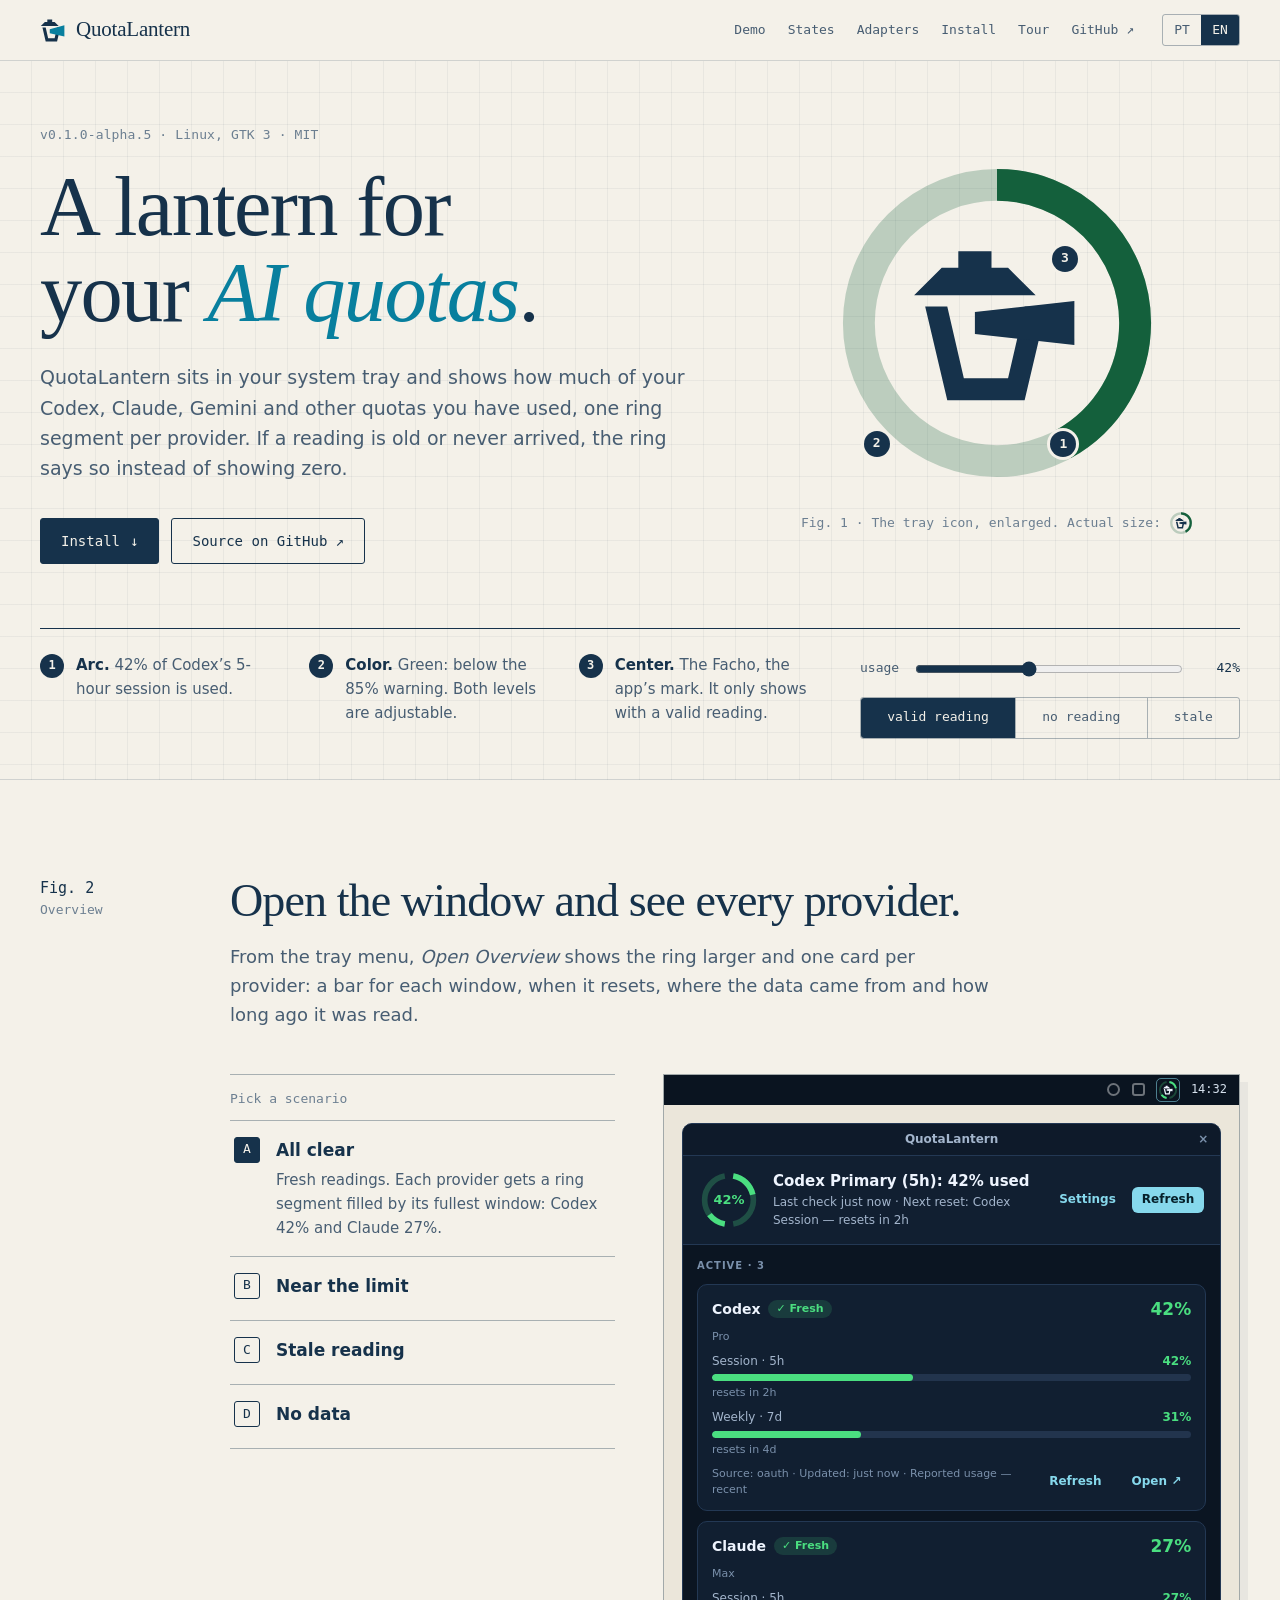
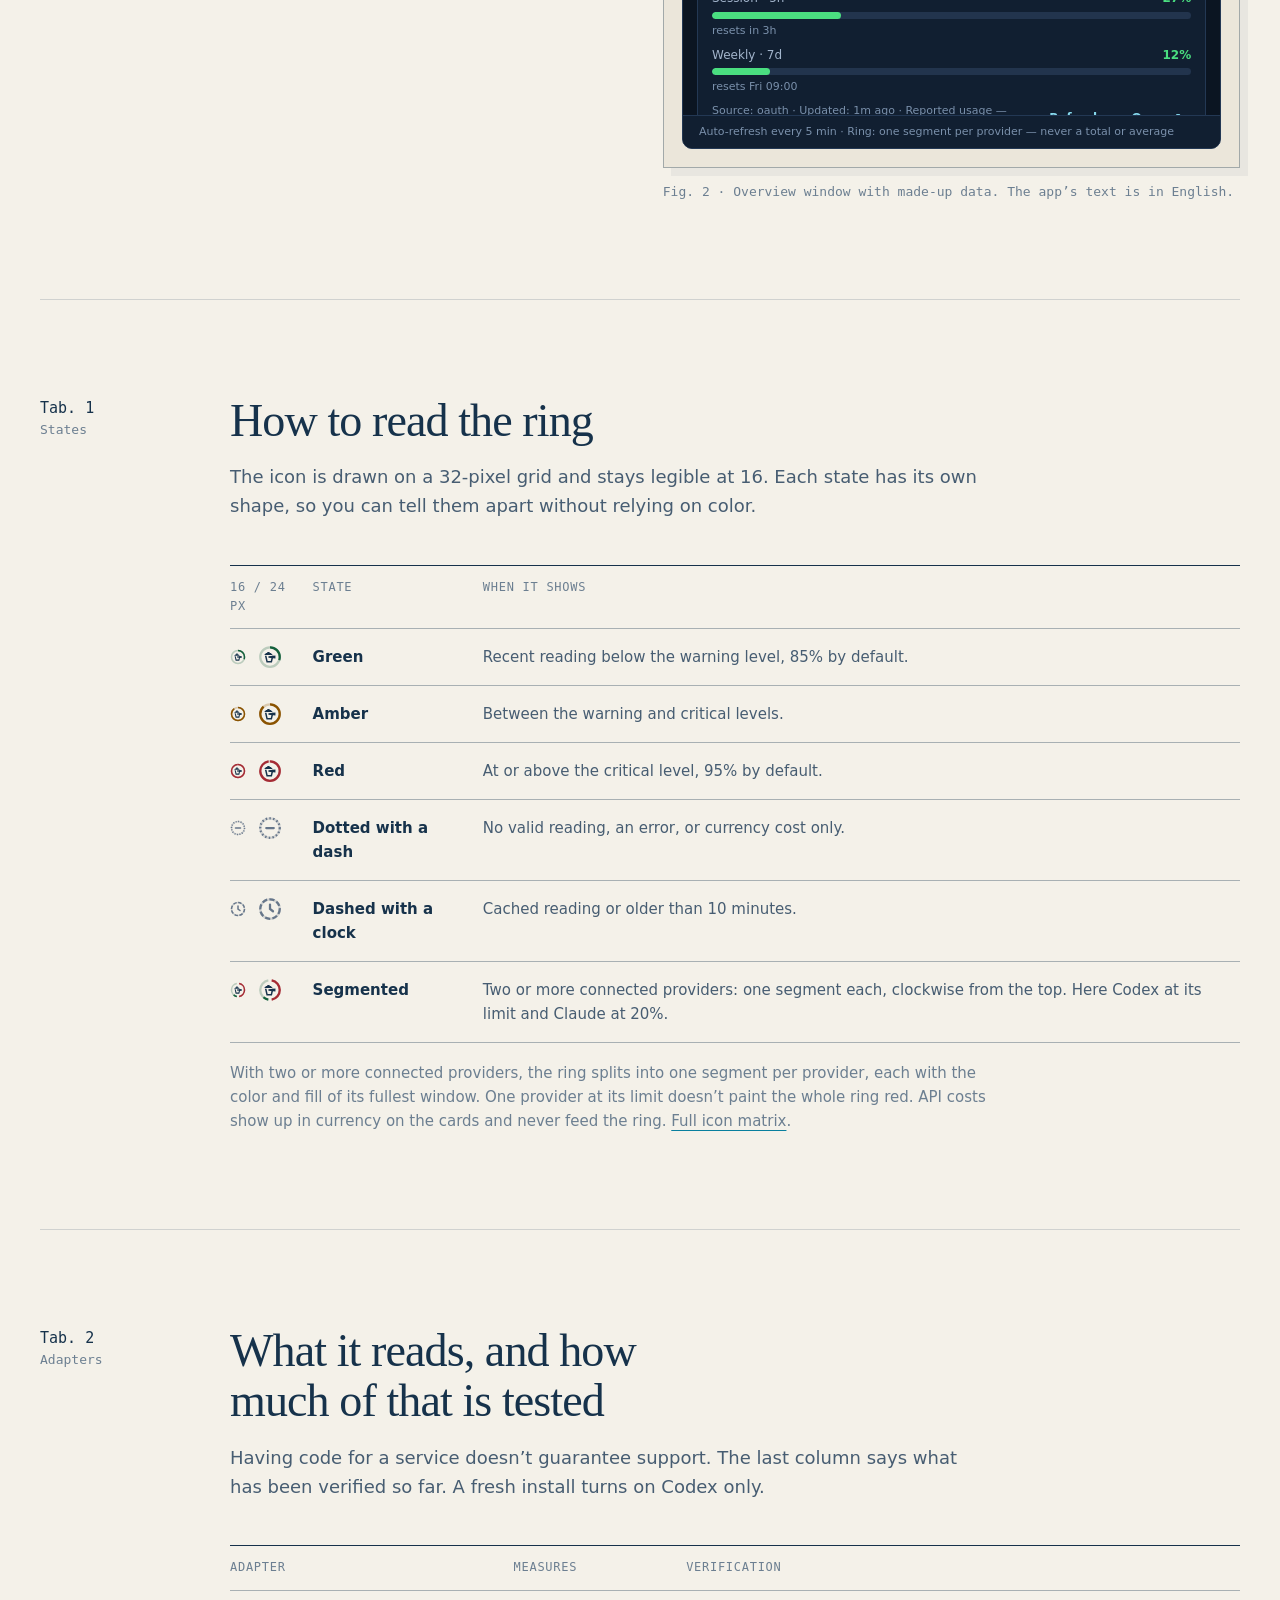
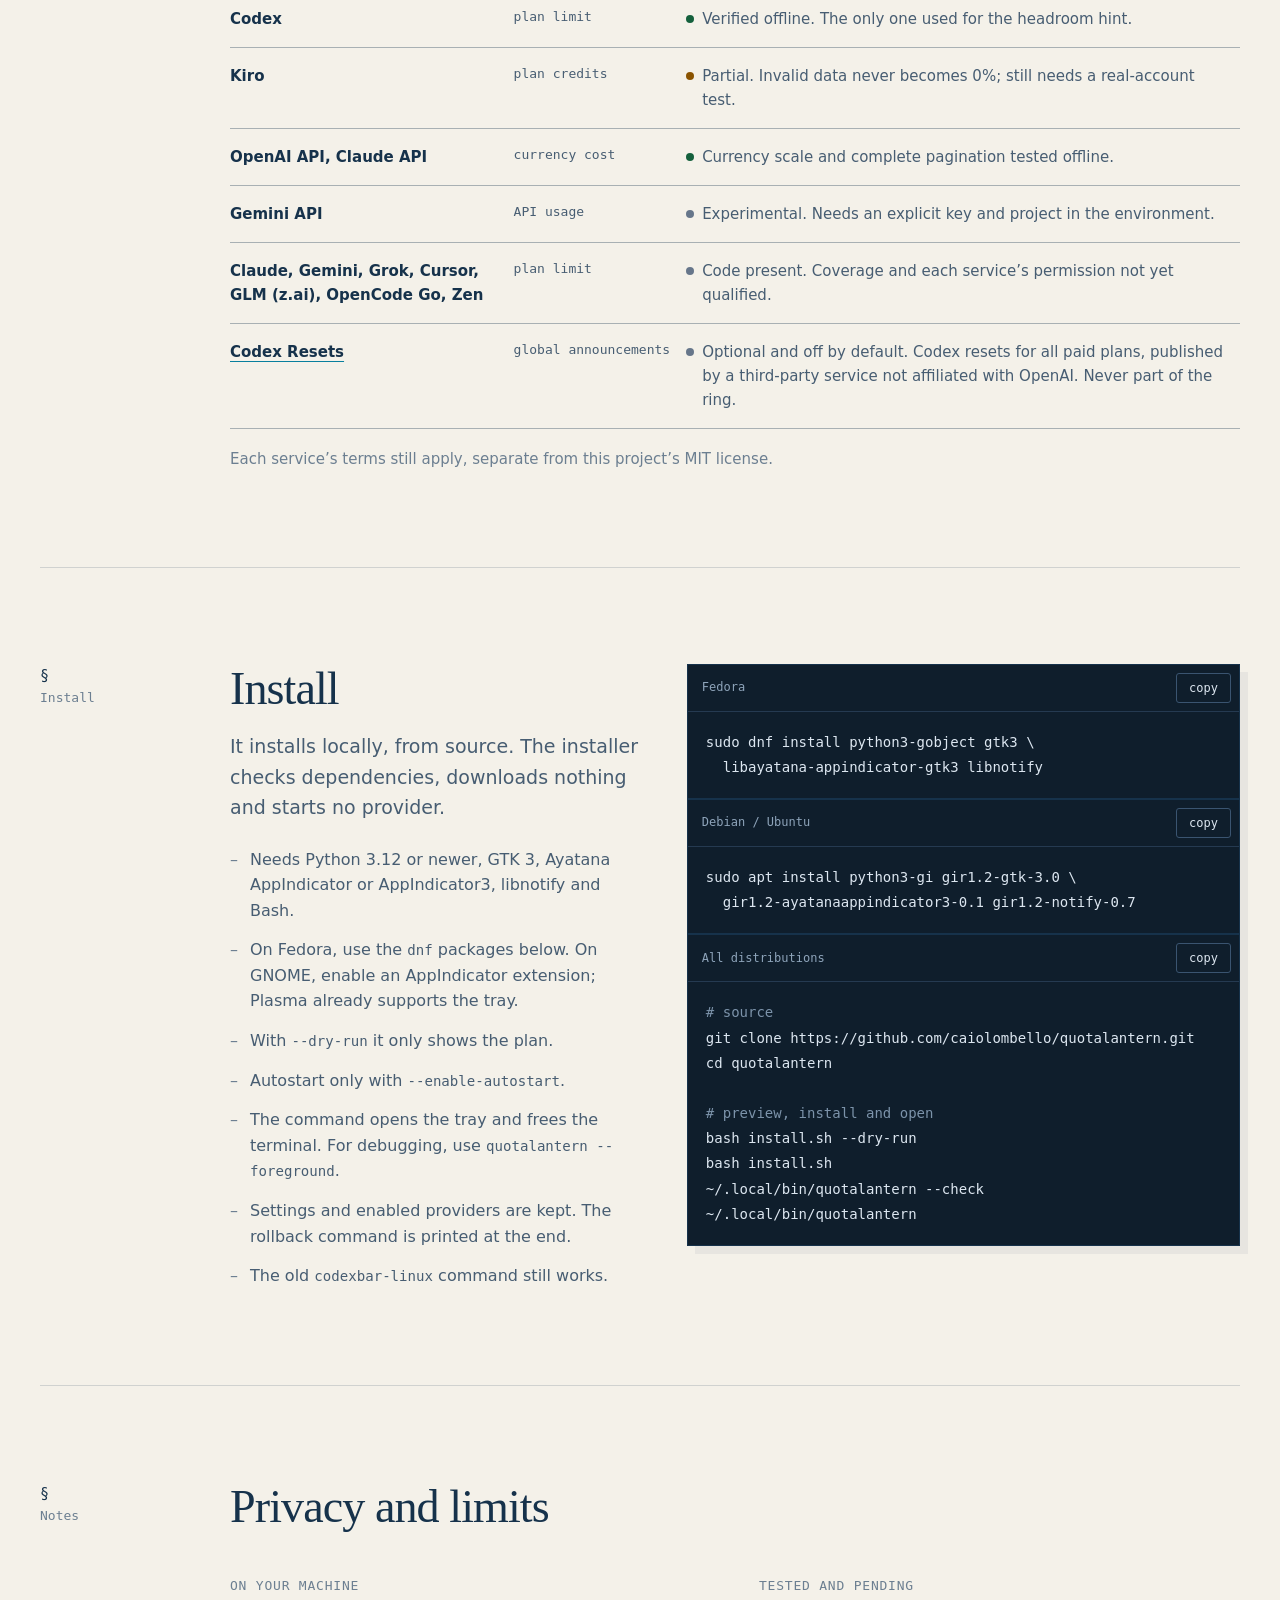
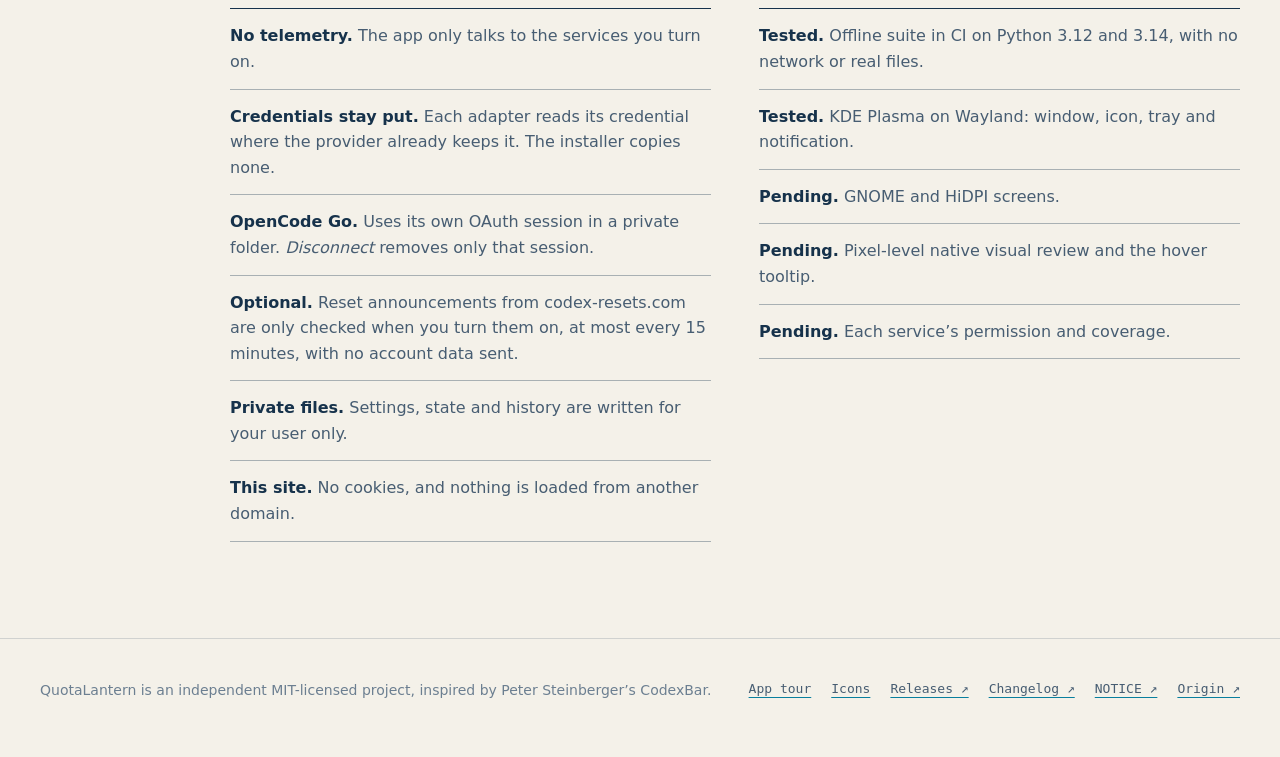
<file: site/index.html>
<!doctype html>
<html lang="pt-BR">
<head>
<meta charset="utf-8">
<meta name="viewport" content="width=device-width,initial-scale=1">
<title>QuotaLantern · Uma lanterna para as suas cotas de IA</title>
<meta name="description" content="QuotaLantern mostra na bandeja do Linux quanto você já usou das cotas de Codex, Claude, Gemini e outros, com a origem e a idade de cada leitura." data-pt-content="QuotaLantern mostra na bandeja do Linux quanto você já usou das cotas de Codex, Claude, Gemini e outros, com a origem e a idade de cada leitura." data-en-content="QuotaLantern shows in your Linux tray how much of your Codex, Claude, Gemini and other AI quotas you have used, with the source and age of every reading.">
<meta name="theme-color" content="#f4f1e9" media="(prefers-color-scheme: light)">
<meta name="theme-color" content="#0d2030" media="(prefers-color-scheme: dark)">
<meta property="og:title" content="QuotaLantern">
<meta property="og:description" content="QuotaLantern shows in your Linux tray how much of your Codex, Claude, Gemini and other AI quotas you have used, with the source and age of every reading.">
<link rel="icon" href="assets/facho-small-light.svg" type="image/svg+xml" media="(prefers-color-scheme: light)">
<link rel="icon" href="assets/facho-small-dark.svg" type="image/svg+xml" media="(prefers-color-scheme: dark)">
<link rel="stylesheet" href="style.css">
<script src="ui.js" defer></script>
</head>
<body data-pt-title="QuotaLantern · Uma lanterna para as suas cotas de IA" data-en-title="QuotaLantern · A lantern for your AI quotas">
<a class="skip" href="#main" data-pt="Pular para o conteúdo" data-en="Skip to content">Pular para o conteúdo</a>
<p id="live" class="sr-only" aria-live="polite"></p>
<header class="top">
  <div class="wrap">
    <a class="mark-word" href="index.html"><picture><source media="(prefers-color-scheme: dark)" srcset="assets/facho-dark.svg"><img src="assets/facho-light.svg" alt="" width="26" height="26"></picture>QuotaLantern</a>
    <nav aria-label="Seções" data-pt-aria="Seções" data-en-aria="Sections">
      <a href="#demo" data-pt="Demonstração" data-en="Demo">Demonstração</a><a href="#estados" data-pt="Estados" data-en="States">Estados</a><a href="#adaptadores" data-pt="Adaptadores" data-en="Adapters">Adaptadores</a><a href="#instalar" data-pt="Instalar" data-en="Install">Instalar</a><a href="dashboard.html">Tour</a><a href="https://github.com/caiolombello/quotalantern">GitHub ↗</a>
    </nav>
    <div class="lang" role="group" aria-label="Idioma / Language"><button type="button" data-lang="pt-BR" aria-pressed="true">PT</button><button type="button" data-lang="en" aria-pressed="false">EN</button></div>
  </div>
</header>

<main id="main">
  <section class="hero gridded">
    <div class="wrap hero-grid" data-ring-figure>
      <div class="hero-text">
        <p class="meta">v0.1.0-alpha.5 · Linux, GTK 3 · MIT</p>
        <h1 class="display" data-pt="Uma lanterna para as suas <em>cotas de IA</em>." data-en="A lantern for your <em>AI quotas</em>.">Uma lanterna para as suas <em>cotas de IA</em>.</h1>
        <p class="lede" data-pt="O QuotaLantern fica na bandeja do sistema e mostra quanto você já usou das cotas do Codex, Claude, Gemini e outros, com um segmento do anel por provedor. Se a leitura está velha ou não chegou, o anel avisa em vez de mostrar zero." data-en="QuotaLantern sits in your system tray and shows how much of your Codex, Claude, Gemini and other quotas you have used, one ring segment per provider. If a reading is old or never arrived, the ring says so instead of showing zero.">O QuotaLantern fica na bandeja do sistema e mostra quanto você já usou das cotas do Codex, Claude, Gemini e outros, com um segmento do anel por provedor. Se a leitura está velha ou não chegou, o anel avisa em vez de mostrar zero.</p>
        <div class="btn-row">
          <a class="btn solid" href="#instalar"><span data-pt="Instalar" data-en="Install">Instalar</span> <span aria-hidden="true">↓</span></a>
          <a class="btn" href="https://github.com/caiolombello/quotalantern" data-pt="Código no GitHub ↗" data-en="Source on GitHub ↗">Código no GitHub ↗</a>
        </div>
      </div>

      <figure class="hero-fig">
        <div class="ring-stage" data-ring-stage><svg viewBox="0 0 32 32" aria-hidden="true" focusable="false"><circle cx="16" cy="16" r="13" fill="none" stroke="var(--ok)" stroke-width="3" opacity=".25"/><circle cx="16" cy="16" r="13" fill="none" stroke="var(--ok)" stroke-width="3" stroke-dasharray="34.306 81.681" transform="rotate(-90 16 16)"/><g transform="translate(7.68 7.68) scale(.52)" fill="var(--ink)"><path d="M9 3H15V6H18L23 11H1L6 6H9Z"/><path d="M3 13H7L10 26H18L21 13H25L21 30H7Z"/><path d="M12 14L30 12V20L12 18Z"/></g></svg><span class="pin" aria-hidden="true" style="left:86.6%;top:41%">1</span><span class="pin" aria-hidden="true" style="left:14.6%;top:85.4%">2</span><span class="pin" aria-hidden="true" style="left:70%;top:31%">3</span></div>
        <figcaption class="caption"><span data-pt="Fig. 1 · O ícone da bandeja, ampliado. Tamanho real:" data-en="Fig. 1 · The tray icon, enlarged. Actual size:">Fig. 1 · O ícone da bandeja, ampliado. Tamanho real:</span> <span class="actual"><svg viewBox="0 0 32 32" aria-hidden="true" focusable="false"><circle cx="16" cy="16" r="13" fill="none" stroke="var(--ok)" stroke-width="3" opacity=".25"/><circle cx="16" cy="16" r="13" fill="none" stroke="var(--ok)" stroke-width="3" stroke-dasharray="34.306 81.681" transform="rotate(-90 16 16)"/><g transform="translate(7.68 7.68) scale(.52)" fill="var(--ink)"><path d="M9 3H15V6H18L23 11H1L6 6H9Z"/><path d="M3 13H7L10 26H18L21 13H25L21 30H7Z"/><path d="M12 14L30 12V20L12 18Z"/></g></svg></span></figcaption>
      </figure>

      <div class="hero-legend">
        <ol class="callouts" aria-live="polite">
          <li data-callout><b>Arco.</b> 42% da sessão de 5 h do Codex já foi usado.</li>
          <li data-callout><b>Cor.</b> Verde: abaixo do aviso de 85%. Os dois níveis são ajustáveis.</li>
          <li data-callout><b>Centro.</b> O Facho, marca do app. Só aparece com leitura válida.</li>
        </ol>
        <div class="controls">
          <div class="range-row"><label for="ring-range" data-pt="uso" data-en="usage">uso</label><input id="ring-range" type="range" min="0" max="100" value="42"><output for="ring-range">42%</output></div>
          <fieldset class="seg">
            <legend class="sr-only" data-pt="Tipo de leitura" data-en="Reading type">Tipo de leitura</legend>
            <label><input type="radio" name="ring-mode" value="known" checked><span data-pt="leitura válida" data-en="valid reading">leitura válida</span></label>
            <label><input type="radio" name="ring-mode" value="unknown"><span data-pt="sem leitura" data-en="no reading">sem leitura</span></label>
            <label><input type="radio" name="ring-mode" value="stale"><span data-pt="antiga" data-en="stale">antiga</span></label>
          </fieldset>
        </div>
      </div>
    </div>
  </section>

  <section class="wrap sec" id="demo" aria-labelledby="demo-title">
    <div class="sec-label"><b>Fig. 2</b>Overview</div>
    <div>
      <div class="sec-head">
        <h2 class="display" id="demo-title" data-pt="Abra a janela e veja cada provedor." data-en="Open the window and see every provider.">Abra a janela e veja cada provedor.</h2>
        <p data-pt="No menu da bandeja, <em>Open Overview</em> mostra o anel maior e um card por provedor: a barra de cada janela, quando ela reseta, de onde veio o dado e há quanto tempo foi lido." data-en="From the tray menu, <em>Open Overview</em> shows the ring larger and one card per provider: a bar for each window, when it resets, where the data came from and how long ago it was read.">No menu da bandeja, <em>Open Overview</em> mostra o anel maior e um card por provedor: a barra de cada janela, quando ela reseta, de onde veio o dado e há quanto tempo foi lido.</p>
      </div>
      <div class="demo" data-demo>
        <fieldset class="scenario-list">
          <legend data-pt="Escolha um cenário" data-en="Pick a scenario">Escolha um cenário</legend>
          <label class="scenario"><input type="radio" name="scenario" value="normal" checked><span class="key">A</span><span class="name" data-pt="Tudo certo" data-en="All clear">Tudo certo</span><span class="desc" data-pt="Leituras recentes. Cada provedor tem um segmento do anel, preenchido pela sua janela mais cheia: Codex 42% e Claude 27%." data-en="Fresh readings. Each provider gets a ring segment filled by its fullest window: Codex 42% and Claude 27%.">Leituras recentes. Cada provedor tem um segmento do anel, preenchido pela sua janela mais cheia: Codex 42% e Claude 27%.</span></label>
          <label class="scenario"><input type="radio" name="scenario" value="near"><span class="key">B</span><span class="name" data-pt="Perto do limite" data-en="Near the limit">Perto do limite</span><span class="desc" data-pt="O Claude passou de 95%. Só o segmento dele fica vermelho, o do Codex segue âmbar, e o card sobe para o topo. O anel nunca soma provedores nem tira média." data-en="Claude went past 95%. Only its segment turns red, Codex’s stays amber, and the card moves to the top. The ring never adds providers up or averages them.">O Claude passou de 95%. Só o segmento dele fica vermelho, o do Codex segue âmbar, e o card sobe para o topo. O anel nunca soma provedores nem tira média.</span></label>
          <label class="scenario"><input type="radio" name="scenario" value="stale"><span class="key">C</span><span class="name" data-pt="Leitura antiga" data-en="Stale reading">Leitura antiga</span><span class="desc" data-pt="Nada foi confirmado nos últimos 10 minutos. As barras ficam cinza, o anel mostra um relógio e a janela lista o que ficou sem confirmação." data-en="Nothing was confirmed in the last 10 minutes. Bars turn grey, the ring shows a clock and the window lists what is unconfirmed.">Nada foi confirmado nos últimos 10 minutos. As barras ficam cinza, o anel mostra um relógio e a janela lista o que ficou sem confirmação.</span></label>
          <label class="scenario"><input type="radio" name="scenario" value="unknown"><span class="key">D</span><span class="name" data-pt="Sem dados" data-en="No data">Sem dados</span><span class="desc" data-pt="O Gemini respondeu com erro e o Cursor não está conectado. Cada card diz o que fazer." data-en="Gemini returned an error and Cursor isn’t connected. Each card says what to do.">O Gemini respondeu com erro e o Cursor não está conectado. Cada card diz o que fazer.</span></label>
        </fieldset>
        <figure>
          <div class="plate">
            <div class="panel" aria-hidden="true"><span class="glyph round"></span><span class="glyph"></span><span class="tray-ring" data-tray-ring></span><span>14:32</span></div>
            <div class="app-window">
              <div class="titlebar">QuotaLantern</div>
              <div class="app-head">
                <div class="app-ring" data-app-ring></div>
                <div>
                  <div class="app-title" data-app-title>Codex Primary (5h): 42% used</div>
                  <div class="app-sub" data-app-sub></div>
                  <div class="app-unconfirmed" data-app-unconfirmed hidden></div>
                </div>
                <div class="app-buttons"><span class="app-btn">Settings</span><span class="app-btn primary">Refresh</span></div>
              </div>
              <div class="app-body" data-app-body></div>
              <div class="app-foot">Auto-refresh every 5 min  ·  Ring: one segment per provider — never a total or average</div>
            </div>
          </div>
          <figcaption class="caption plate-cap" data-pt="Fig. 2 · Janela Overview com dados inventados. O texto do app é em inglês." data-en="Fig. 2 · Overview window with made-up data. The app’s text is in English.">Fig. 2 · Janela Overview com dados inventados. O texto do app é em inglês.</figcaption>
          <p class="scenario-note" data-scenario-note aria-live="polite"></p>
        </figure>
      </div>
    </div>
  </section>

  <section class="wrap sec" id="estados" aria-labelledby="states-title">
    <div class="sec-label"><b>Tab. 1</b><span data-pt="Estados" data-en="States">Estados</span></div>
    <div>
      <div class="sec-head">
        <h2 class="display" id="states-title" data-pt="Como ler o anel" data-en="How to read the ring">Como ler o anel</h2>
        <p data-pt="O ícone é desenhado num grid de 32 pixels e continua legível a 16. Cada estado tem uma forma própria, então dá para diferenciar sem depender da cor." data-en="The icon is drawn on a 32-pixel grid and stays legible at 16. Each state has its own shape, so you can tell them apart without relying on color.">O ícone é desenhado num grid de 32 pixels e continua legível a 16. Cada estado tem uma forma própria, então dá para diferenciar sem depender da cor.</p>
      </div>
      <div class="table-wrap">
        <table class="spec">
          <thead><tr><th scope="col" data-pt="16 / 24 px" data-en="16 / 24 px">16 / 24 px</th><th scope="col" data-pt="Estado" data-en="State">Estado</th><th scope="col" data-pt="Quando aparece" data-en="When it shows">Quando aparece</th></tr></thead>
          <tbody>
            <tr><td><span class="icons"><svg viewBox="0 0 32 32" aria-hidden="true" focusable="false"><circle cx="16" cy="16" r="13" fill="none" stroke="var(--ok)" stroke-width="3" opacity=".25"/><circle cx="16" cy="16" r="13" fill="none" stroke="var(--ok)" stroke-width="3" stroke-dasharray="24.504 81.681" transform="rotate(-90 16 16)"/><g transform="translate(7.68 7.68) scale(.52)" fill="var(--ink)"><path d="M9 3H15V6H18L23 11H1L6 6H9Z"/><path d="M3 13H7L10 26H18L21 13H25L21 30H7Z"/><path d="M12 14L30 12V20L12 18Z"/></g></svg><svg viewBox="0 0 32 32" aria-hidden="true" focusable="false"><circle cx="16" cy="16" r="13" fill="none" stroke="var(--ok)" stroke-width="3" opacity=".25"/><circle cx="16" cy="16" r="13" fill="none" stroke="var(--ok)" stroke-width="3" stroke-dasharray="24.504 81.681" transform="rotate(-90 16 16)"/><g transform="translate(7.68 7.68) scale(.52)" fill="var(--ink)"><path d="M9 3H15V6H18L23 11H1L6 6H9Z"/><path d="M3 13H7L10 26H18L21 13H25L21 30H7Z"/><path d="M12 14L30 12V20L12 18Z"/></g></svg></span></td><th scope="row" data-pt="Verde" data-en="Green">Verde</th><td data-pt="Leitura recente abaixo do aviso, 85% por padrão." data-en="Recent reading below the warning level, 85% by default.">Leitura recente abaixo do aviso, 85% por padrão.</td></tr>
            <tr><td><span class="icons"><svg viewBox="0 0 32 32" aria-hidden="true" focusable="false"><circle cx="16" cy="16" r="13" fill="none" stroke="var(--warn)" stroke-width="3" opacity=".25"/><circle cx="16" cy="16" r="13" fill="none" stroke="var(--warn)" stroke-width="3" stroke-dasharray="71.880 81.681" transform="rotate(-90 16 16)"/><g transform="translate(7.68 7.68) scale(.52)" fill="var(--ink)"><path d="M9 3H15V6H18L23 11H1L6 6H9Z"/><path d="M3 13H7L10 26H18L21 13H25L21 30H7Z"/><path d="M12 14L30 12V20L12 18Z"/></g></svg><svg viewBox="0 0 32 32" aria-hidden="true" focusable="false"><circle cx="16" cy="16" r="13" fill="none" stroke="var(--warn)" stroke-width="3" opacity=".25"/><circle cx="16" cy="16" r="13" fill="none" stroke="var(--warn)" stroke-width="3" stroke-dasharray="71.880 81.681" transform="rotate(-90 16 16)"/><g transform="translate(7.68 7.68) scale(.52)" fill="var(--ink)"><path d="M9 3H15V6H18L23 11H1L6 6H9Z"/><path d="M3 13H7L10 26H18L21 13H25L21 30H7Z"/><path d="M12 14L30 12V20L12 18Z"/></g></svg></span></td><th scope="row" data-pt="Âmbar" data-en="Amber">Âmbar</th><td data-pt="Entre o aviso e o nível crítico." data-en="Between the warning and critical levels.">Entre o aviso e o nível crítico.</td></tr>
            <tr><td><span class="icons"><svg viewBox="0 0 32 32" aria-hidden="true" focusable="false"><circle cx="16" cy="16" r="13" fill="none" stroke="var(--crit)" stroke-width="3" opacity=".25"/><circle cx="16" cy="16" r="13" fill="none" stroke="var(--crit)" stroke-width="3" stroke-dasharray="79.231 81.681" transform="rotate(-90 16 16)"/><g transform="translate(7.68 7.68) scale(.52)" fill="var(--ink)"><path d="M9 3H15V6H18L23 11H1L6 6H9Z"/><path d="M3 13H7L10 26H18L21 13H25L21 30H7Z"/><path d="M12 14L30 12V20L12 18Z"/></g></svg><svg viewBox="0 0 32 32" aria-hidden="true" focusable="false"><circle cx="16" cy="16" r="13" fill="none" stroke="var(--crit)" stroke-width="3" opacity=".25"/><circle cx="16" cy="16" r="13" fill="none" stroke="var(--crit)" stroke-width="3" stroke-dasharray="79.231 81.681" transform="rotate(-90 16 16)"/><g transform="translate(7.68 7.68) scale(.52)" fill="var(--ink)"><path d="M9 3H15V6H18L23 11H1L6 6H9Z"/><path d="M3 13H7L10 26H18L21 13H25L21 30H7Z"/><path d="M12 14L30 12V20L12 18Z"/></g></svg></span></td><th scope="row" data-pt="Vermelho" data-en="Red">Vermelho</th><td data-pt="No nível crítico ou acima, 95% por padrão." data-en="At or above the critical level, 95% by default.">No nível crítico ou acima, 95% por padrão.</td></tr>
            <tr><td><span class="icons"><svg viewBox="0 0 32 32" aria-hidden="true" focusable="false"><circle cx="16" cy="16" r="13" fill="none" stroke="var(--neutral)" stroke-width="3" opacity=".25"/><circle cx="16" cy="16" r="13" fill="none" stroke="var(--neutral)" stroke-width="3" stroke-dasharray="2 3"/><path d="M11 16H21" fill="none" stroke="var(--neutral)" stroke-width="3" stroke-linecap="round"/></svg><svg viewBox="0 0 32 32" aria-hidden="true" focusable="false"><circle cx="16" cy="16" r="13" fill="none" stroke="var(--neutral)" stroke-width="3" opacity=".25"/><circle cx="16" cy="16" r="13" fill="none" stroke="var(--neutral)" stroke-width="3" stroke-dasharray="2 3"/><path d="M11 16H21" fill="none" stroke="var(--neutral)" stroke-width="3" stroke-linecap="round"/></svg></span></td><th scope="row" data-pt="Pontilhado com traço" data-en="Dotted with a dash">Pontilhado com traço</th><td data-pt="Sem leitura válida, com erro ou só com custo em moeda." data-en="No valid reading, an error, or currency cost only.">Sem leitura válida, com erro ou só com custo em moeda.</td></tr>
            <tr><td><span class="icons"><svg viewBox="0 0 32 32" aria-hidden="true" focusable="false"><circle cx="16" cy="16" r="13" fill="none" stroke="var(--neutral)" stroke-width="3" opacity=".25"/><circle cx="16" cy="16" r="13" fill="none" stroke="var(--neutral)" stroke-width="3" stroke-dasharray="7 3"/><path d="M16 10V16L20 19" fill="none" stroke="var(--neutral)" stroke-width="3" stroke-linecap="round"/></svg><svg viewBox="0 0 32 32" aria-hidden="true" focusable="false"><circle cx="16" cy="16" r="13" fill="none" stroke="var(--neutral)" stroke-width="3" opacity=".25"/><circle cx="16" cy="16" r="13" fill="none" stroke="var(--neutral)" stroke-width="3" stroke-dasharray="7 3"/><path d="M16 10V16L20 19" fill="none" stroke="var(--neutral)" stroke-width="3" stroke-linecap="round"/></svg></span></td><th scope="row" data-pt="Tracejado com relógio" data-en="Dashed with a clock">Tracejado com relógio</th><td data-pt="Leitura de cache ou com mais de 10 minutos." data-en="Cached reading or older than 10 minutes.">Leitura de cache ou com mais de 10 minutos.</td></tr>
            <tr><td><span class="icons"><svg viewBox="0 0 32 32" aria-hidden="true" focusable="false"><path d="M18.257 3.197A13 13 0 0 1 18.257 28.803" fill="none" stroke="var(--crit)" stroke-width="3" opacity=".25"/><path d="M18.257 3.197A13 13 0 0 1 18.257 28.803" fill="none" stroke="var(--crit)" stroke-width="3"/><path d="M13.743 28.803A13 13 0 0 1 13.743 3.197" fill="none" stroke="var(--ok)" stroke-width="3" opacity=".25"/><path d="M13.743 28.803A13 13 0 0 1 7.301 25.661" fill="none" stroke="var(--ok)" stroke-width="3"/><g transform="translate(7.68 7.68) scale(.52)" fill="var(--ink)"><path d="M9 3H15V6H18L23 11H1L6 6H9Z"/><path d="M3 13H7L10 26H18L21 13H25L21 30H7Z"/><path d="M12 14L30 12V20L12 18Z"/></g></svg><svg viewBox="0 0 32 32" aria-hidden="true" focusable="false"><path d="M18.257 3.197A13 13 0 0 1 18.257 28.803" fill="none" stroke="var(--crit)" stroke-width="3" opacity=".25"/><path d="M18.257 3.197A13 13 0 0 1 18.257 28.803" fill="none" stroke="var(--crit)" stroke-width="3"/><path d="M13.743 28.803A13 13 0 0 1 13.743 3.197" fill="none" stroke="var(--ok)" stroke-width="3" opacity=".25"/><path d="M13.743 28.803A13 13 0 0 1 7.301 25.661" fill="none" stroke="var(--ok)" stroke-width="3"/><g transform="translate(7.68 7.68) scale(.52)" fill="var(--ink)"><path d="M9 3H15V6H18L23 11H1L6 6H9Z"/><path d="M3 13H7L10 26H18L21 13H25L21 30H7Z"/><path d="M12 14L30 12V20L12 18Z"/></g></svg></span></td><th scope="row" data-pt="Segmentado" data-en="Segmented">Segmentado</th><td data-pt="Dois ou mais provedores conectados: um segmento cada, no sentido horário a partir do topo. Aqui o Codex no limite e o Claude em 20%." data-en="Two or more connected providers: one segment each, clockwise from the top. Here Codex at its limit and Claude at 20%.">Dois ou mais provedores conectados: um segmento cada, no sentido horário a partir do topo. Aqui o Codex no limite e o Claude em 20%.</td></tr>
          </tbody>
        </table>
      </div>
      <p class="note" data-pt="Com dois ou mais provedores conectados, o anel se divide em um segmento por provedor, cada um com a cor e o preenchimento da sua janela mais cheia. Um provedor no limite não pinta o anel inteiro de vermelho. Custos de API aparecem em moeda nos cards e nunca entram no anel. <a href='icons.html'>Matriz completa de ícones</a>." data-en="With two or more connected providers, the ring splits into one segment per provider, each with the color and fill of its fullest window. One provider at its limit doesn’t paint the whole ring red. API costs show up in currency on the cards and never feed the ring. <a href='icons.html'>Full icon matrix</a>.">Com dois ou mais provedores conectados, o anel se divide em um segmento por provedor, cada um com a cor e o preenchimento da sua janela mais cheia. Um provedor no limite não pinta o anel inteiro de vermelho. Custos de API aparecem em moeda nos cards e nunca entram no anel. <a href="icons.html">Matriz completa de ícones</a>.</p>
    </div>
  </section>

  <section class="wrap sec" id="adaptadores" aria-labelledby="adapters-title">
    <div class="sec-label"><b>Tab. 2</b><span data-pt="Adaptadores" data-en="Adapters">Adaptadores</span></div>
    <div>
      <div class="sec-head">
        <h2 class="display" id="adapters-title" data-pt="O que ele lê, e quanto disso foi testado" data-en="What it reads, and how much of that is tested">O que ele lê, e quanto disso foi testado</h2>
        <p data-pt="Ter código para um serviço não garante suporte. A última coluna diz o que foi verificado até agora. Uma instalação nova liga só o Codex." data-en="Having code for a service doesn’t guarantee support. The last column says what has been verified so far. A fresh install turns on Codex only.">Ter código para um serviço não garante suporte. A última coluna diz o que foi verificado até agora. Uma instalação nova liga só o Codex.</p>
      </div>
      <div class="table-wrap">
        <table class="spec stack">
          <thead><tr><th scope="col" data-pt="Adaptador" data-en="Adapter">Adaptador</th><th scope="col" data-pt="Mede" data-en="Measures">Mede</th><th scope="col" data-pt="Verificação" data-en="Verification">Verificação</th></tr></thead>
          <tbody>
            <tr><th scope="row">Codex</th><td class="kind" data-pt="limite do plano" data-en="plan limit">limite do plano</td><td><span class="status ok" data-pt="Verificado offline. É o único usado na sugestão de folga." data-en="Verified offline. The only one used for the headroom hint.">Verificado offline. É o único usado na sugestão de folga.</span></td></tr>
            <tr><th scope="row">Kiro</th><td class="kind" data-pt="créditos do plano" data-en="plan credits">créditos do plano</td><td><span class="status warn" data-pt="Parcial. Dado inválido não vira 0%; falta testar com conta real." data-en="Partial. Invalid data never becomes 0%; still needs a real-account test.">Parcial. Dado inválido não vira 0%; falta testar com conta real.</span></td></tr>
            <tr><th scope="row">OpenAI API, Claude API</th><td class="kind" data-pt="custo em moeda" data-en="currency cost">custo em moeda</td><td><span class="status ok" data-pt="Escala de moeda e paginação completa testadas offline." data-en="Currency scale and complete pagination tested offline.">Escala de moeda e paginação completa testadas offline.</span></td></tr>
            <tr><th scope="row">Gemini API</th><td class="kind" data-pt="uso da API" data-en="API usage">uso da API</td><td><span class="status" data-pt="Experimental. Pede chave e projeto explícitos no ambiente." data-en="Experimental. Needs an explicit key and project in the environment.">Experimental. Pede chave e projeto explícitos no ambiente.</span></td></tr>
            <tr><th scope="row">Claude, Gemini, Grok, Cursor, GLM (z.ai), OpenCode Go, Zen</th><td class="kind" data-pt="limite do plano" data-en="plan limit">limite do plano</td><td><span class="status" data-pt="Código presente. Cobertura e permissão de cada serviço ainda sem qualificação." data-en="Code present. Coverage and each service’s permission not yet qualified.">Código presente. Cobertura e permissão de cada serviço ainda sem qualificação.</span></td></tr>
            <tr><th scope="row"><a href='https://codex-resets.com'>Codex Resets</a></th><td class="kind" data-pt="anúncios globais" data-en="global announcements">anúncios globais</td><td><span class="status" data-pt="Opcional e desligado por padrão. Resets do Codex para todos os planos pagos, publicados por um serviço de terceiros sem vínculo com a OpenAI. Nunca entram no anel." data-en="Optional and off by default. Codex resets for all paid plans, published by a third-party service not affiliated with OpenAI. Never part of the ring.">Opcional e desligado por padrão. Resets do Codex para todos os planos pagos, publicados por um serviço de terceiros sem vínculo com a OpenAI. Nunca entram no anel.</span></td></tr>
          </tbody>
        </table>
      </div>
      <p class="note" data-pt="Os termos de cada serviço continuam valendo, separados da licença MIT deste projeto." data-en="Each service’s terms still apply, separate from this project’s MIT license.">Os termos de cada serviço continuam valendo, separados da licença MIT deste projeto.</p>
    </div>
  </section>

  <section class="wrap sec" id="instalar" aria-labelledby="install-title">
    <div class="sec-label"><b>§</b><span data-pt="Instalar" data-en="Install">Instalar</span></div>
    <div class="install">
      <div>
        <h2 class="display" id="install-title" data-pt="Instalar" data-en="Install">Instalar</h2>
        <p class="lede install-lede" data-pt="A instalação é local, a partir do código. O instalador confere as dependências, não baixa nada e não liga nenhum provedor." data-en="It installs locally, from source. The installer checks dependencies, downloads nothing and starts no provider.">A instalação é local, a partir do código. O instalador confere as dependências, não baixa nada e não liga nenhum provedor.</p>
        <ul class="facts">
          <li data-pt="Requer Python 3.12 ou mais novo, GTK 3, Ayatana AppIndicator ou AppIndicator3, libnotify e Bash." data-en="Needs Python 3.12 or newer, GTK 3, Ayatana AppIndicator or AppIndicator3, libnotify and Bash.">Requer Python 3.12 ou mais novo, GTK 3, Ayatana AppIndicator ou AppIndicator3, libnotify e Bash.</li>
          <li data-pt="No Fedora, use os pacotes <code>dnf</code> abaixo. No GNOME, ative uma extensão AppIndicator; o Plasma já tem suporte à bandeja." data-en="On Fedora, use the <code>dnf</code> packages below. On GNOME, enable an AppIndicator extension; Plasma already supports the tray.">No Fedora, use os pacotes <code>dnf</code> abaixo. No GNOME, ative uma extensão AppIndicator; o Plasma já tem suporte à bandeja.</li>
          <li data-pt="Com <code>--dry-run</code> ele só mostra o plano." data-en="With <code>--dry-run</code> it only shows the plan.">Com <code>--dry-run</code> ele só mostra o plano.</li>
          <li data-pt="Início automático só com <code>--enable-autostart</code>." data-en="Autostart only with <code>--enable-autostart</code>.">Início automático só com <code>--enable-autostart</code>.</li>
          <li data-pt="O comando abre a bandeja e libera o terminal. Para diagnóstico, use <code>quotalantern --foreground</code>." data-en="The command opens the tray and frees the terminal. For debugging, use <code>quotalantern --foreground</code>.">O comando abre a bandeja e libera o terminal. Para diagnóstico, use <code>quotalantern --foreground</code>.</li>
          <li data-pt="Configurações e provedores ligados são mantidos. O comando de rollback aparece no fim." data-en="Settings and enabled providers are kept. The rollback command is printed at the end.">Configurações e provedores ligados são mantidos. O comando de rollback aparece no fim.</li>
          <li data-pt="O comando antigo <code>codexbar-linux</code> continua funcionando." data-en="The old <code>codexbar-linux</code> command still works.">O comando antigo <code>codexbar-linux</code> continua funcionando.</li>
        </ul>
      </div>
      <div>
      <div class="terminal">
        <div class="terminal-bar"><span>Fedora</span><button type="button" class="copy" data-copy="fedora-cmds">copiar</button></div>
<pre id="fedora-cmds"><span data-cmd>sudo dnf install python3-gobject gtk3 \</span>
<span data-cmd>  libayatana-appindicator-gtk3 libnotify</span></pre>
      </div>
      <div class="terminal">
        <div class="terminal-bar"><span>Debian / Ubuntu</span><button type="button" class="copy" data-copy="debian-cmds">copiar</button></div>
<pre id="debian-cmds">
<span data-cmd>sudo apt install python3-gi gir1.2-gtk-3.0 \</span>
<span data-cmd>  gir1.2-ayatanaappindicator3-0.1 gir1.2-notify-0.7</span></pre>
      </div>
      <div class="terminal">
        <div class="terminal-bar"><span data-pt="Todas as distribuições" data-en="All distributions">Todas as distribuições</span><button type="button" class="copy" data-copy="install-cmds">copiar</button></div>
<pre id="install-cmds"><span class="c" data-pt="# código" data-en="# source"># código</span>
<span data-cmd>git clone https://github.com/caiolombello/quotalantern.git</span>
<span data-cmd>cd quotalantern</span>

<span class="c" data-pt="# ver o plano, instalar e abrir" data-en="# preview, install and open"># ver o plano, instalar e abrir</span>
<span data-cmd>bash install.sh --dry-run</span>
<span data-cmd>bash install.sh</span>
<span data-cmd>~/.local/bin/quotalantern --check</span>
<span data-cmd>~/.local/bin/quotalantern</span></pre>
      </div>
      </div>
    </div>
  </section>

  <section class="wrap sec" id="notas" aria-labelledby="notes-title">
    <div class="sec-label"><b>§</b><span data-pt="Notas" data-en="Notes">Notas</span></div>
    <div>
      <div class="sec-head"><h2 class="display" id="notes-title" data-pt="Privacidade e limites" data-en="Privacy and limits">Privacidade e limites</h2></div>
      <div class="notes">
        <div>
          <h3 data-pt="No seu computador" data-en="On your machine">No seu computador</h3>
          <ul>
            <li data-pt="<strong>Sem telemetria.</strong> O app só conversa com os serviços que você ligar." data-en="<strong>No telemetry.</strong> The app only talks to the services you turn on."><strong>Sem telemetria.</strong> O app só conversa com os serviços que você ligar.</li>
            <li data-pt="<strong>Credenciais no lugar.</strong> Cada adaptador lê a credencial onde o provedor já guarda. O instalador não copia nenhuma." data-en="<strong>Credentials stay put.</strong> Each adapter reads its credential where the provider already keeps it. The installer copies none."><strong>Credenciais no lugar.</strong> Cada adaptador lê a credencial onde o provedor já guarda. O instalador não copia nenhuma.</li>
            <li data-pt="<strong>OpenCode Go.</strong> Usa uma sessão OAuth própria, numa pasta privada. <em>Disconnect</em> apaga só essa sessão." data-en="<strong>OpenCode Go.</strong> Uses its own OAuth session in a private folder. <em>Disconnect</em> removes only that session."><strong>OpenCode Go.</strong> Usa uma sessão OAuth própria, numa pasta privada. <em>Disconnect</em> apaga só essa sessão.</li>
            <li data-pt="<strong>Opcional.</strong> Os anúncios de reset do codex-resets.com só são consultados com a opção ligada, no máximo a cada 15 minutos, sem enviar dados da conta." data-en="<strong>Optional.</strong> Reset announcements from codex-resets.com are only checked when you turn them on, at most every 15 minutes, with no account data sent."><strong>Opcional.</strong> Os anúncios de reset do codex-resets.com só são consultados com a opção ligada, no máximo a cada 15 minutos, sem enviar dados da conta.</li>
            <li data-pt="<strong>Arquivos privados.</strong> Configuração, estado e histórico são gravados só para o seu usuário." data-en="<strong>Private files.</strong> Settings, state and history are written for your user only."><strong>Arquivos privados.</strong> Configuração, estado e histórico são gravados só para o seu usuário.</li>
            <li data-pt="<strong>Este site.</strong> Não usa cookies nem carrega nada de outro domínio." data-en="<strong>This site.</strong> No cookies, and nothing is loaded from another domain."><strong>Este site.</strong> Não usa cookies nem carrega nada de outro domínio.</li>
          </ul>
        </div>
        <div>
          <h3 data-pt="Testado e pendente" data-en="Tested and pending">Testado e pendente</h3>
          <ul>
            <li data-pt="<strong>Testado.</strong> Suíte offline no CI com Python 3.12 e 3.14, sem rede nem arquivos reais." data-en="<strong>Tested.</strong> Offline suite in CI on Python 3.12 and 3.14, with no network or real files."><strong>Testado.</strong> Suíte offline no CI com Python 3.12 e 3.14, sem rede nem arquivos reais.</li>
            <li data-pt="<strong>Testado.</strong> KDE Plasma no Wayland: janela, ícone, bandeja e notificação." data-en="<strong>Tested.</strong> KDE Plasma on Wayland: window, icon, tray and notification."><strong>Testado.</strong> KDE Plasma no Wayland: janela, ícone, bandeja e notificação.</li>
            <li data-pt="<strong>Pendente.</strong> GNOME e telas HiDPI." data-en="<strong>Pending.</strong> GNOME and HiDPI screens."><strong>Pendente.</strong> GNOME e telas HiDPI.</li>
            <li data-pt="<strong>Pendente.</strong> Revisão visual nativa pixel a pixel e tooltip ao passar o mouse." data-en="<strong>Pending.</strong> Pixel-level native visual review and the hover tooltip."><strong>Pendente.</strong> Revisão visual nativa pixel a pixel e tooltip ao passar o mouse.</li>
            <li data-pt="<strong>Pendente.</strong> Permissão e cobertura de cada serviço." data-en="<strong>Pending.</strong> Each service’s permission and coverage."><strong>Pendente.</strong> Permissão e cobertura de cada serviço.</li>
          </ul>
        </div>
      </div>
    </div>
  </section>
</main>
<footer class="foot">
  <div class="wrap">
    <p data-pt="QuotaLantern é um projeto independente sob licença MIT, inspirado no CodexBar de Peter Steinberger." data-en="QuotaLantern is an independent MIT-licensed project, inspired by Peter Steinberger’s CodexBar.">QuotaLantern é um projeto independente sob licença MIT, inspirado no CodexBar de Peter Steinberger.</p>
    <nav aria-label="Rodapé" data-pt-aria="Rodapé" data-en-aria="Footer">
      <a href="dashboard.html" data-pt="Tour do app" data-en="App tour">Tour do app</a>
      <a href="icons.html" data-pt="Ícones" data-en="Icons">Ícones</a>
      <a href="https://github.com/caiolombello/quotalantern/releases">Releases ↗</a>
      <a href="https://github.com/caiolombello/quotalantern/blob/main/CHANGELOG.md">Changelog ↗</a>
      <a href="https://github.com/caiolombello/quotalantern/blob/main/NOTICE">NOTICE ↗</a>
      <a href="https://github.com/caiolombello/quotalantern/blob/main/ORIGIN.md" data-pt="Origem ↗" data-en="Origin ↗">Origem ↗</a>
    </nav>
  </div>
</footer>
</body>
</html>
</file>
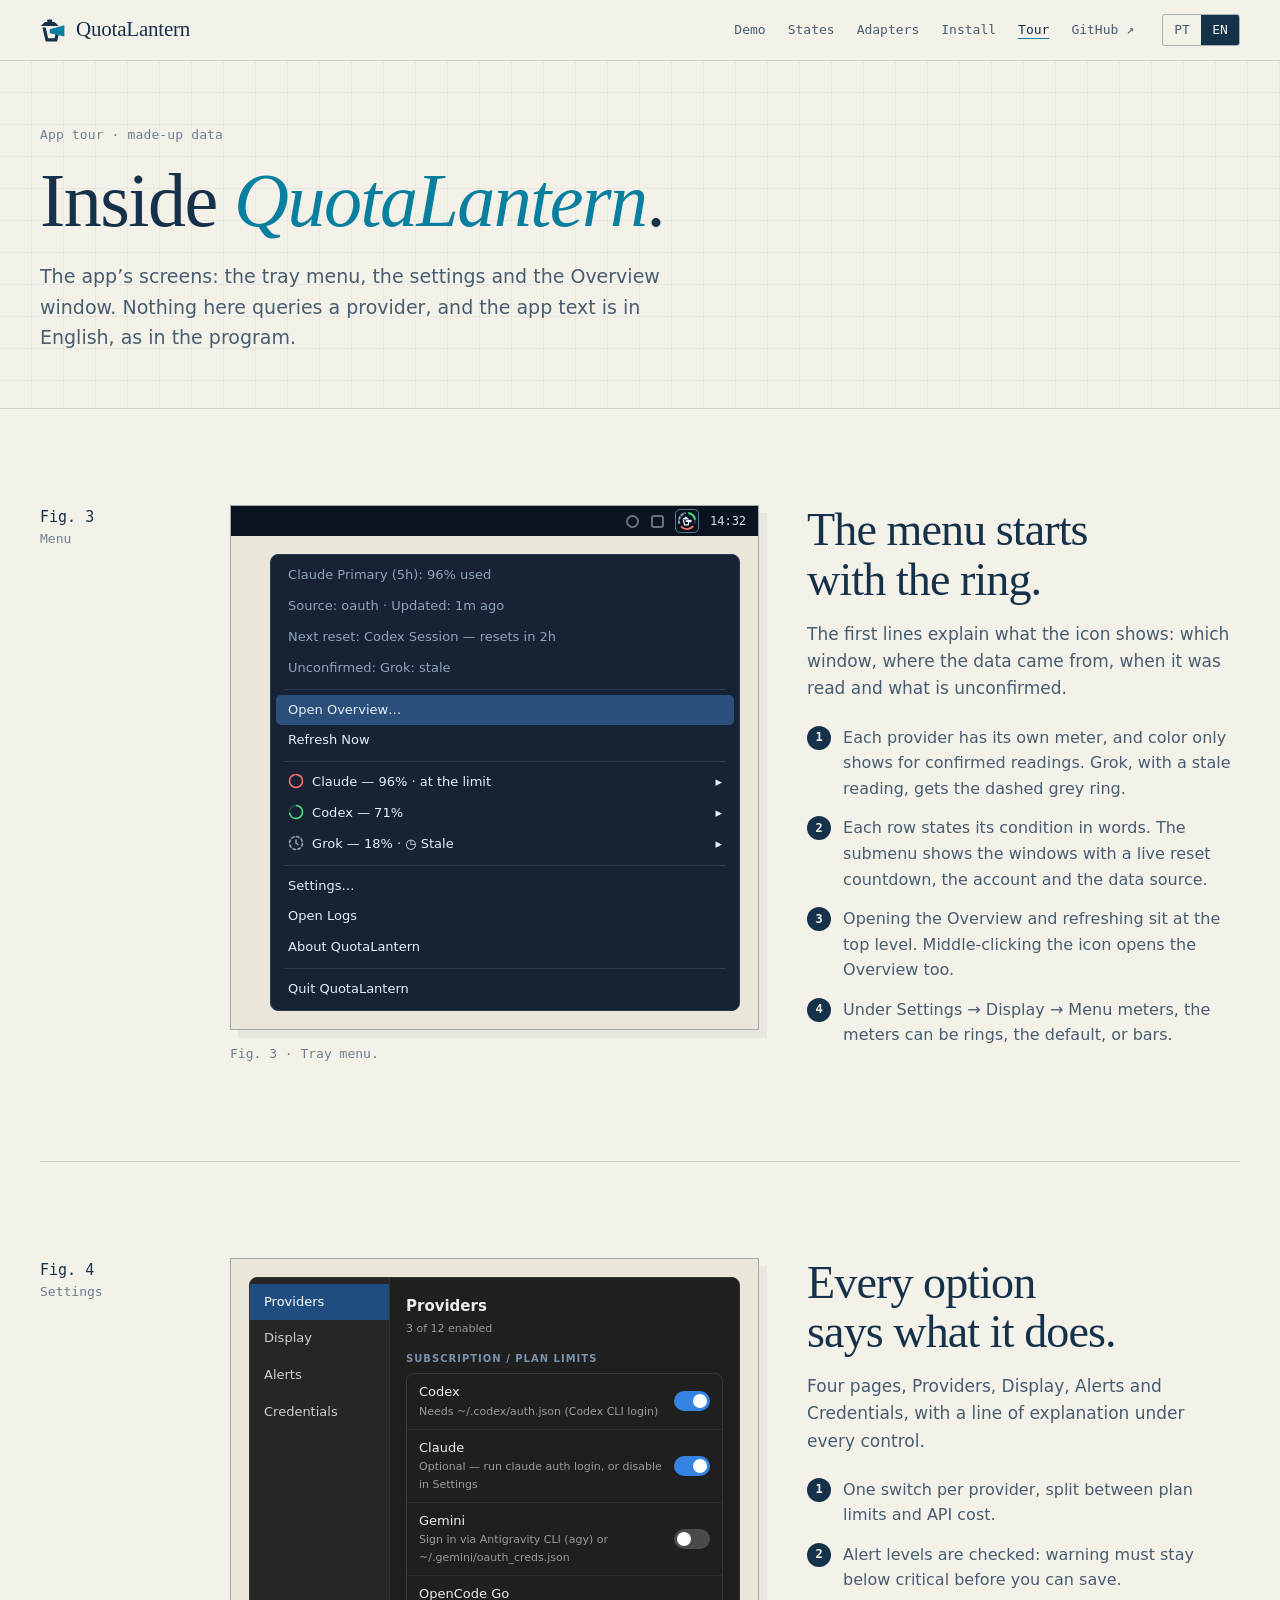
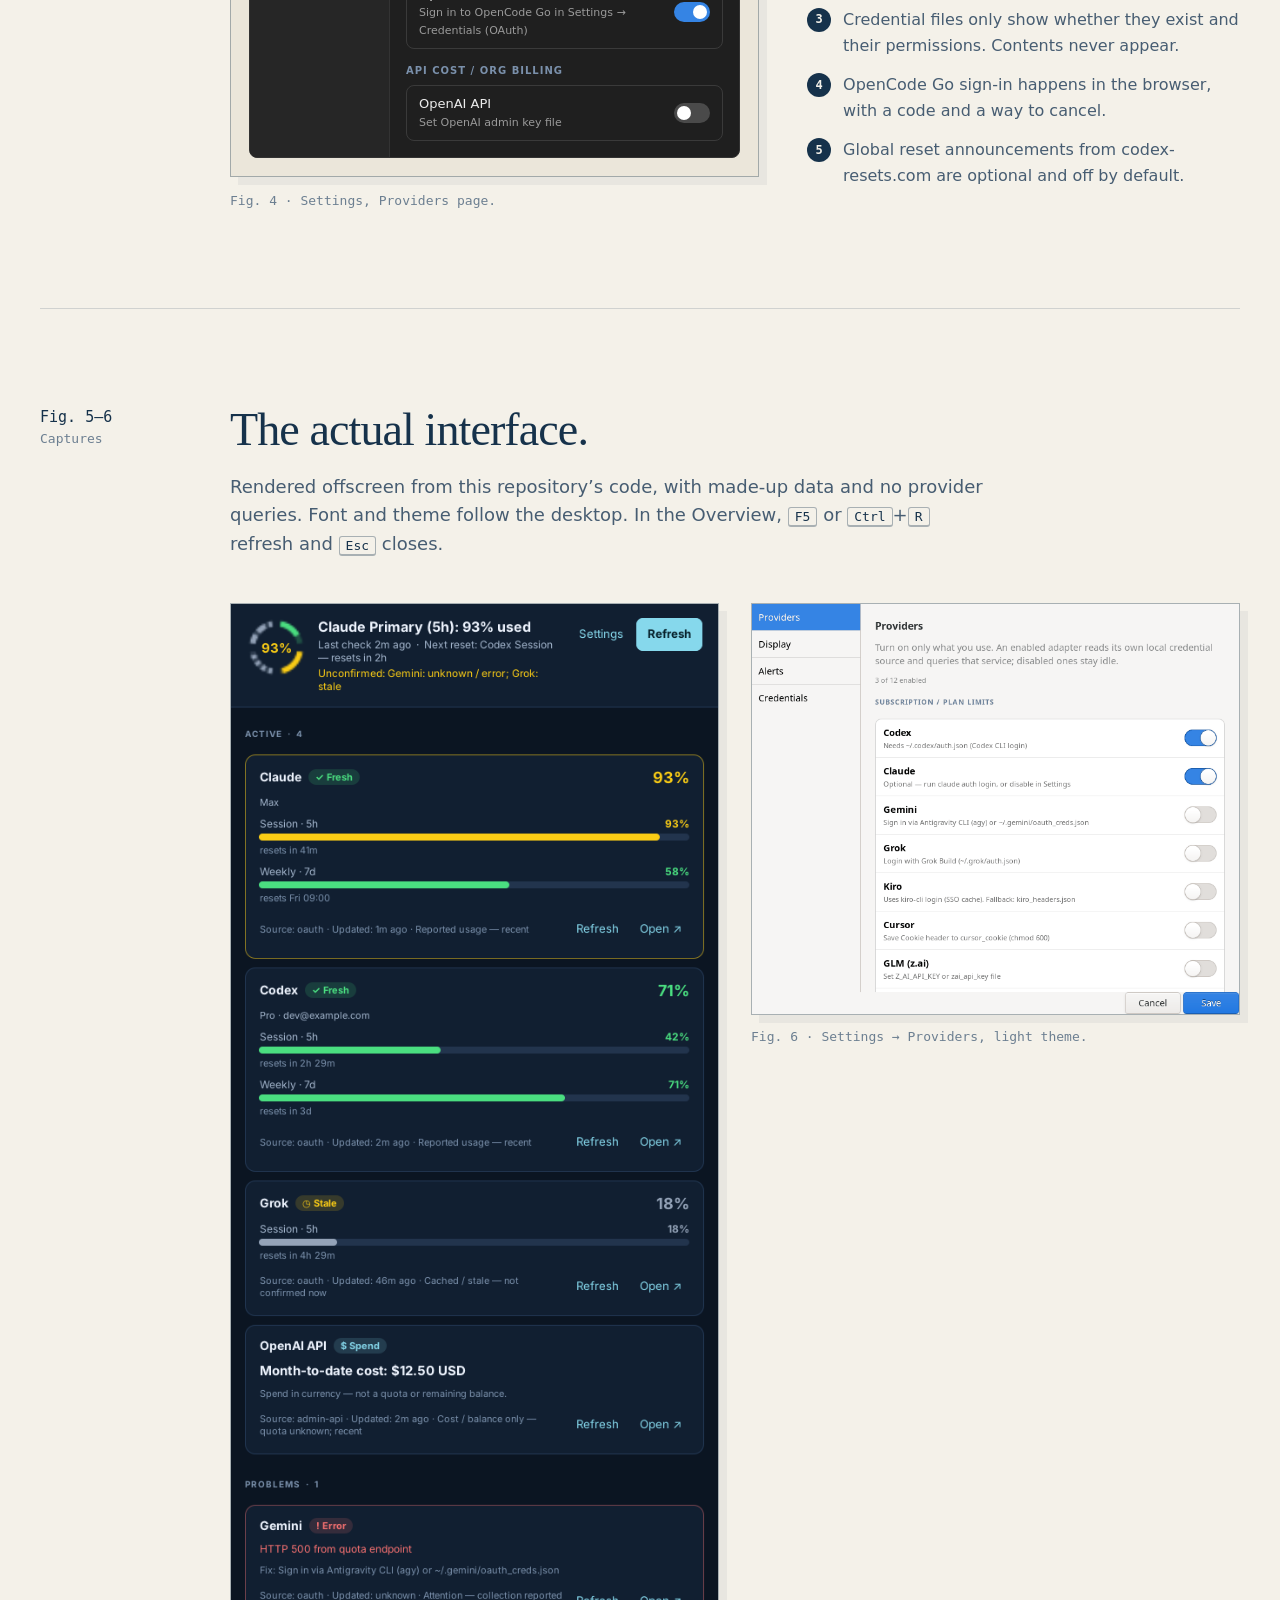
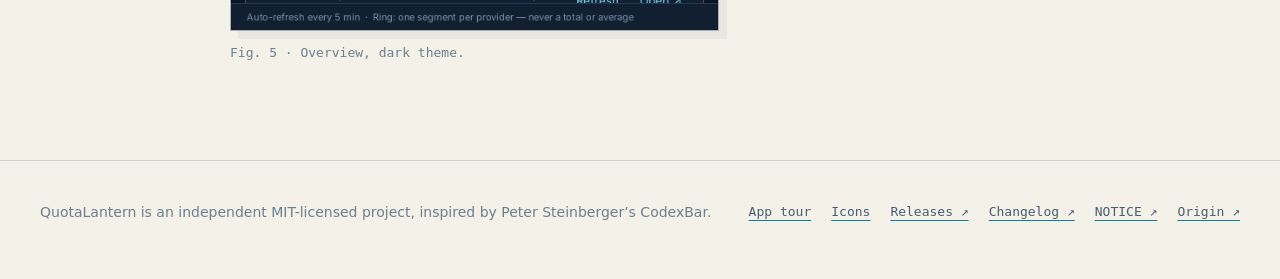
<file: site/dashboard.html>
<!doctype html>
<html lang="pt-BR">
<head>
<meta charset="utf-8">
<meta name="viewport" content="width=device-width,initial-scale=1">
<title>QuotaLantern · Tour do app</title>
<meta name="description" content="As telas do QuotaLantern com dados inventados: menu da bandeja, configurações e janela Overview." data-pt-content="As telas do QuotaLantern com dados inventados: menu da bandeja, configurações e janela Overview." data-en-content="QuotaLantern’s screens with made-up data: tray menu, settings and the Overview window.">
<meta name="theme-color" content="#f4f1e9" media="(prefers-color-scheme: light)">
<meta name="theme-color" content="#0d2030" media="(prefers-color-scheme: dark)">
<meta property="og:title" content="QuotaLantern">
<meta property="og:description" content="QuotaLantern’s screens with made-up data: tray menu, settings and the Overview window.">
<link rel="icon" href="assets/facho-small-light.svg" type="image/svg+xml" media="(prefers-color-scheme: light)">
<link rel="icon" href="assets/facho-small-dark.svg" type="image/svg+xml" media="(prefers-color-scheme: dark)">
<link rel="stylesheet" href="style.css">
<script src="ui.js" defer></script>
</head>
<body data-pt-title="QuotaLantern · Tour do app" data-en-title="QuotaLantern · App tour">
<a class="skip" href="#main" data-pt="Pular para o conteúdo" data-en="Skip to content">Pular para o conteúdo</a>
<p id="live" class="sr-only" aria-live="polite"></p>
<header class="top">
  <div class="wrap">
    <a class="mark-word" href="index.html"><picture><source media="(prefers-color-scheme: dark)" srcset="assets/facho-dark.svg"><img src="assets/facho-light.svg" alt="" width="26" height="26"></picture>QuotaLantern</a>
    <nav aria-label="Seções" data-pt-aria="Seções" data-en-aria="Sections">
      <a href="index.html#demo" data-pt="Demonstração" data-en="Demo">Demonstração</a><a href="index.html#estados" data-pt="Estados" data-en="States">Estados</a><a href="index.html#adaptadores" data-pt="Adaptadores" data-en="Adapters">Adaptadores</a><a href="index.html#instalar" data-pt="Instalar" data-en="Install">Instalar</a><a href="dashboard.html" aria-current="page">Tour</a><a href="https://github.com/caiolombello/quotalantern">GitHub ↗</a>
    </nav>
    <div class="lang" role="group" aria-label="Idioma / Language"><button type="button" data-lang="pt-BR" aria-pressed="true">PT</button><button type="button" data-lang="en" aria-pressed="false">EN</button></div>
  </div>
</header>

<main id="main">
  <section class="page-head gridded">
    <div class="wrap">
      <p class="meta" data-pt="Tour do app · dados inventados" data-en="App tour · made-up data">Tour do app · dados inventados</p>
      <h1 class="display" data-pt="Por dentro do <em>QuotaLantern</em>." data-en="Inside <em>QuotaLantern</em>.">Por dentro do <em>QuotaLantern</em>.</h1>
      <p class="lede" data-pt="As telas do app: o menu da bandeja, as configurações e a janela Overview. Nada aqui consulta provedores, e o texto do app é em inglês, como no programa." data-en="The app’s screens: the tray menu, the settings and the Overview window. Nothing here queries a provider, and the app text is in English, as in the program.">As telas do app: o menu da bandeja, as configurações e a janela Overview. Nada aqui consulta provedores, e o texto do app é em inglês, como no programa.</p>
    </div>
  </section>

  <section class="wrap sec" aria-labelledby="menu-title">
    <div class="sec-label"><b>Fig. 3</b><span data-pt="Menu" data-en="Menu">Menu</span></div>
    <div class="figure-row">
      <figure>
        <div class="plate">
          <div class="panel" aria-hidden="true"><span class="glyph round"></span><span class="glyph"></span><span class="tray-ring" data-static-segments="71,ok;96,critical;none,stale"></span><span>14:32</span></div>
          <ul class="menu-mock" aria-hidden="true">
              <li class="dim">Claude Primary (5h): 96% used</li>
              <li class="dim">Source: oauth · Updated: 1m ago</li>
              <li class="dim">Next reset: Codex Session — resets in 2h</li>
              <li class="dim">Unconfirmed: Grok: stale</li>
              <li class="sep"></li>
              <li class="on">Open Overview…</li>
              <li>Refresh Now</li>
              <li class="sep"></li>
              <li><span><span class="mi" data-static-ring="96,critical,app,plain"></span>Claude — 96% · at the limit</span><span>▸</span></li>
              <li><span><span class="mi" data-static-ring="71,ok,app,plain"></span>Codex — 71%</span><span>▸</span></li>
              <li><span><span class="mi" data-static-ring="none,stale,app,plain"></span>Grok — 18% · ◷ Stale</span><span>▸</span></li>
              <li class="sep"></li>
              <li>Settings…</li>
              <li>Open Logs</li>
              <li>About QuotaLantern</li>
              <li class="sep"></li>
              <li>Quit QuotaLantern</li>
            </ul>
        </div>
        <figcaption class="caption plate-cap" data-pt="Fig. 3 · Menu da bandeja." data-en="Fig. 3 · Tray menu.">Fig. 3 · Menu da bandeja.</figcaption>
      </figure>
      <div class="copy-col">
        <h2 class="display" id="menu-title" data-pt="O menu começa pelo anel." data-en="The menu starts with the ring.">O menu começa pelo anel.</h2>
        <p data-pt="As primeiras linhas explicam o que o ícone mostra: qual janela, de onde veio o dado, quando foi lido e o que ficou sem confirmação." data-en="The first lines explain what the icon shows: which window, where the data came from, when it was read and what is unconfirmed.">As primeiras linhas explicam o que o ícone mostra: qual janela, de onde veio o dado, quando foi lido e o que ficou sem confirmação.</p>
        <ol class="points">
            <li data-pt="Cada provedor tem um medidor próprio, e cor só aparece em leitura confirmada. O Grok, com leitura antiga, fica com o anel cinza tracejado." data-en="Each provider has its own meter, and color only shows for confirmed readings. Grok, with a stale reading, gets the dashed grey ring.">Cada provedor tem um medidor próprio, e cor só aparece em leitura confirmada. O Grok, com leitura antiga, fica com o anel cinza tracejado.</li>
            <li data-pt="Cada linha diz o estado em palavras. O submenu mostra as janelas com o reset em contagem regressiva, a conta e a origem do dado." data-en="Each row states its condition in words. The submenu shows the windows with a live reset countdown, the account and the data source.">Cada linha diz o estado em palavras. O submenu mostra as janelas com o reset em contagem regressiva, a conta e a origem do dado.</li>
            <li data-pt="Abrir a Overview e atualizar ficam no primeiro nível. O clique do meio no ícone também abre a Overview." data-en="Opening the Overview and refreshing sit at the top level. Middle-clicking the icon opens the Overview too.">Abrir a Overview e atualizar ficam no primeiro nível. O clique do meio no ícone também abre a Overview.</li>
            <li data-pt="Em Settings → Display → Menu meters, os medidores podem ser anéis, o padrão, ou barras." data-en="Under Settings → Display → Menu meters, the meters can be rings, the default, or bars.">Em Settings → Display → Menu meters, os medidores podem ser anéis, o padrão, ou barras.</li>
        </ol>
      </div>
    </div>
  </section>

  <section class="wrap sec" aria-labelledby="settings-title">
    <div class="sec-label"><b>Fig. 4</b>Settings</div>
    <div class="figure-row">
      <figure>
        <div class="plate"><div class="settings-mock" aria-hidden="true">
              <nav><span class="on">Providers</span><span>Display</span><span>Alerts</span><span>Credentials</span></nav>
              <div class="pane">
                <h4>Providers</h4>
                <span class="count">3 of 12 enabled</span>
                <div class="grp">SUBSCRIPTION / PLAN LIMITS</div>
                <div class="rows">
                  <div class="row"><div>Codex<small>Needs ~/.codex/auth.json (Codex CLI login)</small></div><span class="switch on"></span></div>
                  <div class="row"><div>Claude<small>Optional — run claude auth login, or disable in Settings</small></div><span class="switch on"></span></div>
                  <div class="row"><div>Gemini<small>Sign in via Antigravity CLI (agy) or ~/.gemini/oauth_creds.json</small></div><span class="switch"></span></div>
                  <div class="row"><div>OpenCode Go<small>Sign in to OpenCode Go in Settings → Credentials (OAuth)</small></div><span class="switch on"></span></div>
                </div>
                <div class="grp">API COST / ORG BILLING</div>
                <div class="rows">
                  <div class="row"><div>OpenAI API<small>Set OpenAI admin key file</small></div><span class="switch"></span></div>
                </div>
              </div>
            </div></div>
        <figcaption class="caption plate-cap" data-pt="Fig. 4 · Settings, página Providers." data-en="Fig. 4 · Settings, Providers page.">Fig. 4 · Settings, página Providers.</figcaption>
      </figure>
      <div class="copy-col">
        <h2 class="display" id="settings-title" data-pt="Cada opção diz o que faz." data-en="Every option says what it does.">Cada opção diz o que faz.</h2>
        <p data-pt="Quatro páginas, Providers, Display, Alerts e Credentials, com uma linha de explicação embaixo de cada controle." data-en="Four pages, Providers, Display, Alerts and Credentials, with a line of explanation under every control.">Quatro páginas, Providers, Display, Alerts e Credentials, com uma linha de explicação embaixo de cada controle.</p>
        <ol class="points">
            <li data-pt="Um interruptor por provedor, separados entre limite de plano e custo de API." data-en="One switch per provider, split between plan limits and API cost.">Um interruptor por provedor, separados entre limite de plano e custo de API.</li>
            <li data-pt="Os níveis de alerta são conferidos: o aviso precisa ficar abaixo do crítico para salvar." data-en="Alert levels are checked: warning must stay below critical before you can save.">Os níveis de alerta são conferidos: o aviso precisa ficar abaixo do crítico para salvar.</li>
            <li data-pt="Arquivos de credencial mostram só se existem e qual a permissão. O conteúdo nunca aparece." data-en="Credential files only show whether they exist and their permissions. Contents never appear.">Arquivos de credencial mostram só se existem e qual a permissão. O conteúdo nunca aparece.</li>
            <li data-pt="O login do OpenCode Go acontece no navegador, com código e opção de cancelar." data-en="OpenCode Go sign-in happens in the browser, with a code and a way to cancel.">O login do OpenCode Go acontece no navegador, com código e opção de cancelar.</li>
            <li data-pt="Anúncios de reset globais, vindos do codex-resets.com, são opcionais e ficam desligados por padrão." data-en="Global reset announcements from codex-resets.com are optional and off by default.">Anúncios de reset globais, vindos do codex-resets.com, são opcionais e ficam desligados por padrão.</li>
        </ol>
      </div>
    </div>
  </section>

  <section class="wrap sec" aria-labelledby="captures-title">
    <div class="sec-label"><b>Fig. 5–6</b><span data-pt="Capturas" data-en="Captures">Capturas</span></div>
    <div>
      <div class="sec-head">
        <h2 class="display" id="captures-title" data-pt="A interface de verdade." data-en="The actual interface.">A interface de verdade.</h2>
        <p data-pt="Renderizadas fora da tela a partir do código deste repositório, com dados inventados e sem consultar provedores. Fonte e tema seguem o desktop. Na Overview, <kbd>F5</kbd> ou <kbd>Ctrl</kbd>+<kbd>R</kbd> atualizam e <kbd>Esc</kbd> fecha." data-en="Rendered offscreen from this repository’s code, with made-up data and no provider queries. Font and theme follow the desktop. In the Overview, <kbd>F5</kbd> or <kbd>Ctrl</kbd>+<kbd>R</kbd> refresh and <kbd>Esc</kbd> closes.">Renderizadas fora da tela a partir do código deste repositório, com dados inventados e sem consultar provedores. Fonte e tema seguem o desktop. Na Overview, <kbd>F5</kbd> ou <kbd>Ctrl</kbd>+<kbd>R</kbd> atualizam e <kbd>Esc</kbd> fecha.</p>
      </div>
      <div class="captures">
        <figure>
          <img src="assets/screens/overview-dark.png" width="560" height="1180" loading="lazy" alt="Janela Overview no tema escuro, com o anel dividido por provedor: Claude a 93%, Codex a 71%, Grok com leitura antiga, gasto da OpenAI API e um erro do Gemini." data-pt-alt="Janela Overview no tema escuro, com o anel dividido por provedor: Claude a 93%, Codex a 71%, Grok com leitura antiga, gasto da OpenAI API e um erro do Gemini." data-en-alt="Overview window in the dark theme, with the ring split per provider: Claude at 93%, Codex at 71%, Grok with a stale reading, OpenAI API spend and a Gemini error.">
          <figcaption class="caption" data-pt="Fig. 5 · Overview, tema escuro." data-en="Fig. 5 · Overview, dark theme.">Fig. 5 · Overview, tema escuro.</figcaption>
        </figure>
        <figure>
          <img src="assets/screens/settings-light.png" width="760" height="640" loading="lazy" alt="Página Providers das configurações no tema claro, com um interruptor por provedor." data-pt-alt="Página Providers das configurações no tema claro, com um interruptor por provedor." data-en-alt="Settings Providers page in the light theme, with one switch per provider.">
          <figcaption class="caption" data-pt="Fig. 6 · Settings → Providers, tema claro." data-en="Fig. 6 · Settings → Providers, light theme.">Fig. 6 · Settings → Providers, tema claro.</figcaption>
        </figure>
      </div>
    </div>
  </section>
</main>
<footer class="foot">
  <div class="wrap">
    <p data-pt="QuotaLantern é um projeto independente sob licença MIT, inspirado no CodexBar de Peter Steinberger." data-en="QuotaLantern is an independent MIT-licensed project, inspired by Peter Steinberger’s CodexBar.">QuotaLantern é um projeto independente sob licença MIT, inspirado no CodexBar de Peter Steinberger.</p>
    <nav aria-label="Rodapé" data-pt-aria="Rodapé" data-en-aria="Footer">
      <a href="dashboard.html" data-pt="Tour do app" data-en="App tour">Tour do app</a>
      <a href="icons.html" data-pt="Ícones" data-en="Icons">Ícones</a>
      <a href="https://github.com/caiolombello/quotalantern/releases">Releases ↗</a>
      <a href="https://github.com/caiolombello/quotalantern/blob/main/CHANGELOG.md">Changelog ↗</a>
      <a href="https://github.com/caiolombello/quotalantern/blob/main/NOTICE">NOTICE ↗</a>
      <a href="https://github.com/caiolombello/quotalantern/blob/main/ORIGIN.md" data-pt="Origem ↗" data-en="Origin ↗">Origem ↗</a>
    </nav>
  </div>
</footer>
</body>
</html>
</file>
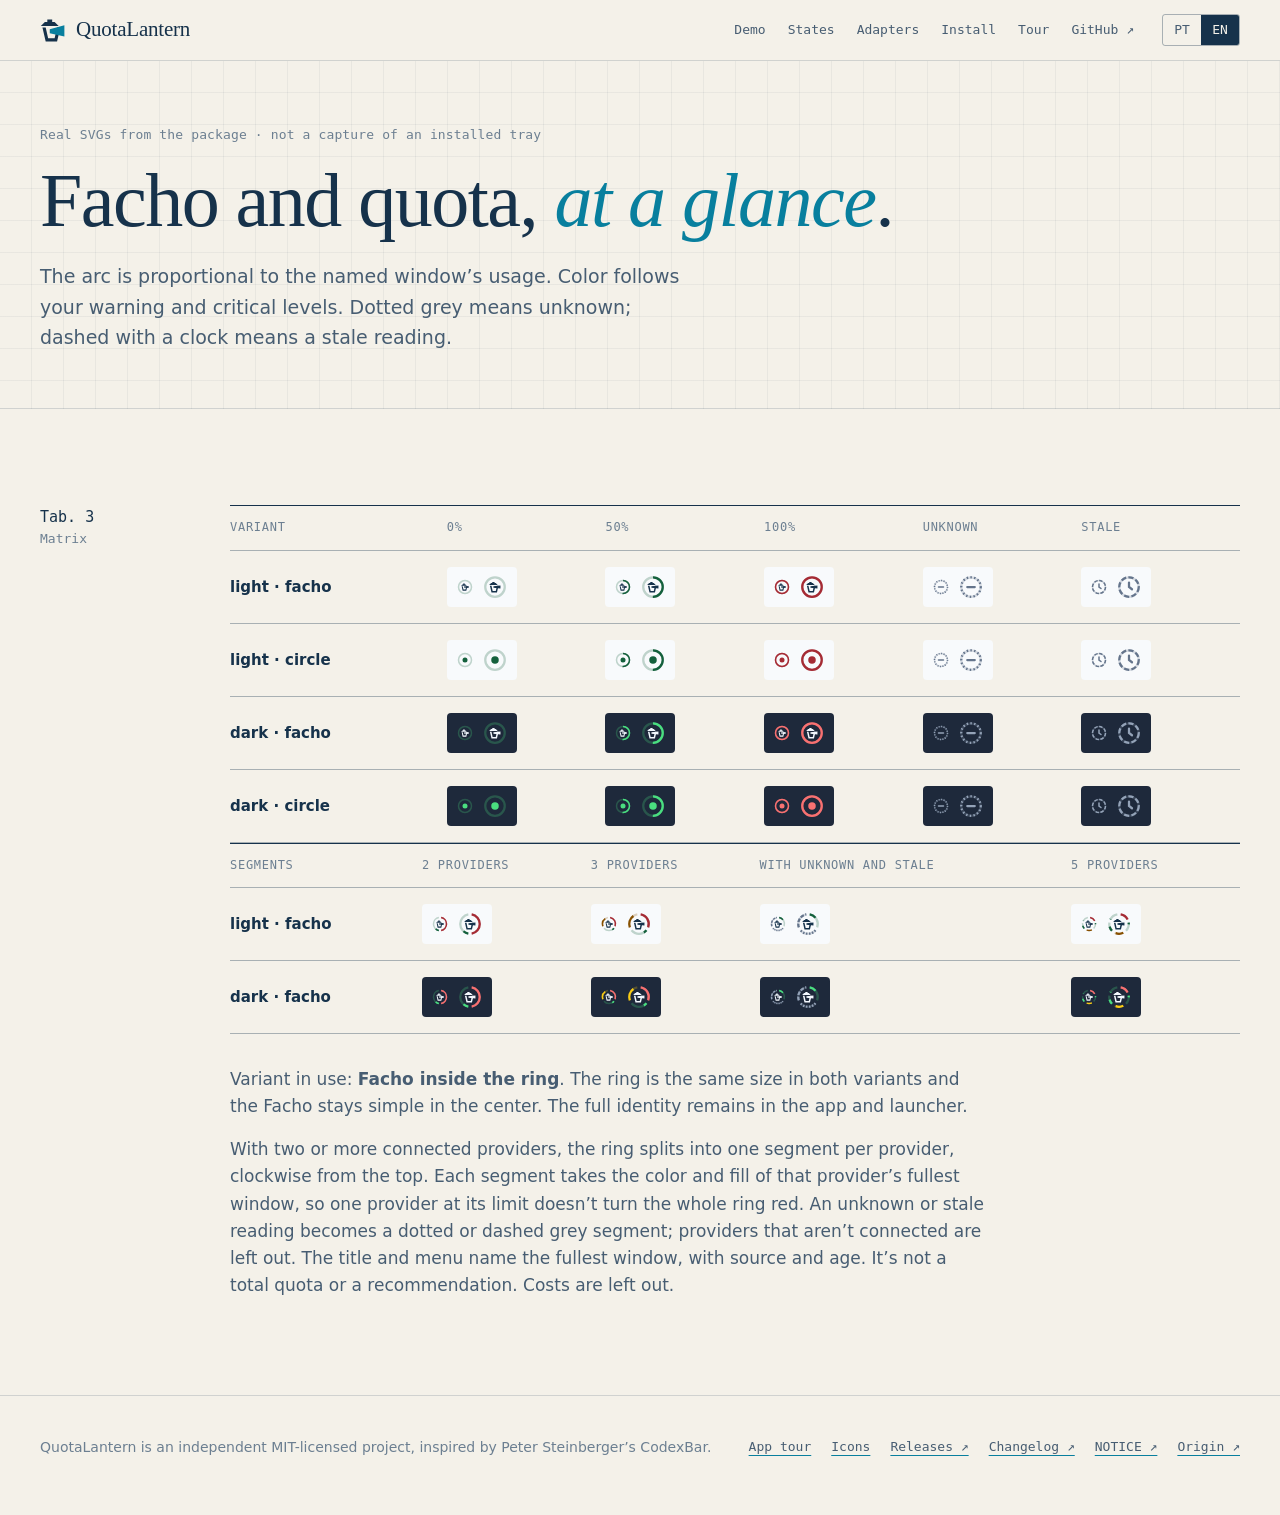
<file: site/icons.html>
<!doctype html>
<html lang="pt-BR">
<head>
<meta charset="utf-8">
<meta name="viewport" content="width=device-width,initial-scale=1">
<title>QuotaLantern · Ícones da bandeja</title>
<meta name="description" content="Matriz dos ícones de bandeja do QuotaLantern, gerados com dados sintéticos." data-pt-content="Matriz dos ícones de bandeja do QuotaLantern, gerados com dados sintéticos." data-en-content="Matrix of QuotaLantern’s tray icons, generated with synthetic data.">
<meta name="theme-color" content="#f4f1e9" media="(prefers-color-scheme: light)">
<meta name="theme-color" content="#0d2030" media="(prefers-color-scheme: dark)">
<meta property="og:title" content="QuotaLantern">
<meta property="og:description" content="Matrix of QuotaLantern’s tray icons, generated with synthetic data.">
<link rel="icon" href="assets/facho-small-light.svg" type="image/svg+xml" media="(prefers-color-scheme: light)">
<link rel="icon" href="assets/facho-small-dark.svg" type="image/svg+xml" media="(prefers-color-scheme: dark)">
<link rel="stylesheet" href="style.css">
<script src="ui.js" defer></script>
</head>
<body data-pt-title="QuotaLantern · Ícones da bandeja" data-en-title="QuotaLantern · Tray icons">
<a class="skip" href="#main" data-pt="Pular para o conteúdo" data-en="Skip to content">Pular para o conteúdo</a>
<p id="live" class="sr-only" aria-live="polite"></p>
<header class="top">
  <div class="wrap">
    <a class="mark-word" href="index.html"><picture><source media="(prefers-color-scheme: dark)" srcset="assets/facho-dark.svg"><img src="assets/facho-light.svg" alt="" width="26" height="26"></picture>QuotaLantern</a>
    <nav aria-label="Seções" data-pt-aria="Seções" data-en-aria="Sections">
      <a href="index.html#demo" data-pt="Demonstração" data-en="Demo">Demonstração</a><a href="index.html#estados" data-pt="Estados" data-en="States">Estados</a><a href="index.html#adaptadores" data-pt="Adaptadores" data-en="Adapters">Adaptadores</a><a href="index.html#instalar" data-pt="Instalar" data-en="Install">Instalar</a><a href="dashboard.html">Tour</a><a href="https://github.com/caiolombello/quotalantern">GitHub ↗</a>
    </nav>
    <div class="lang" role="group" aria-label="Idioma / Language"><button type="button" data-lang="pt-BR" aria-pressed="true">PT</button><button type="button" data-lang="en" aria-pressed="false">EN</button></div>
  </div>
</header>

<main id="main">
  <section class="page-head gridded">
    <div class="wrap">
      <p class="meta" data-pt="SVGs reais do pacote · não é captura da bandeja instalada" data-en="Real SVGs from the package · not a capture of an installed tray">SVGs reais do pacote · não é captura da bandeja instalada</p>
      <h1 class="display" data-pt="Facho e cota, <em>numa olhada</em>." data-en="Facho and quota, <em>at a glance</em>.">Facho e cota, <em>numa olhada</em>.</h1>
      <p class="lede" data-pt="O arco é proporcional ao uso da janela identificada. A cor segue seus níveis de aviso e crítico. Pontilhado e cinza quer dizer desconhecido; tracejado com relógio, leitura antiga." data-en="The arc is proportional to the named window’s usage. Color follows your warning and critical levels. Dotted grey means unknown; dashed with a clock means a stale reading.">O arco é proporcional ao uso da janela identificada. A cor segue seus níveis de aviso e crítico. Pontilhado e cinza quer dizer desconhecido; tracejado com relógio, leitura antiga.</p>
    </div>
  </section>
  <section class="wrap sec" aria-labelledby="matrix-title">
    <div class="sec-label"><b>Tab. 3</b><span data-pt="Matriz" data-en="Matrix">Matriz</span></div>
    <div>
      <h2 class="sr-only" id="matrix-title" data-pt="Matriz de ícones" data-en="Icon matrix">Matriz de ícones</h2>
      <div class="table-wrap">
        <table class="spec matrix">
          <thead><tr><th scope="col" data-pt="Variante" data-en="Variant">Variante</th><th scope="col">0%</th><th scope="col">50%</th><th scope="col">100%</th><th scope="col" data-pt="Desconhecido" data-en="Unknown">Desconhecido</th><th scope="col" data-pt="Antigo" data-en="Stale">Antigo</th></tr></thead>
          <tbody>
            <tr class="light-row"><th scope="row">light · facho</th><td><span class="swatch"><img src="assets/tray/gauge-light-facho-ok-0.svg" width="16" height="16" alt="facho 0%, 16 px"><img src="assets/tray/gauge-light-facho-ok-0.svg" width="24" height="24" alt="facho 0%, 24 px"></span></td><td><span class="swatch"><img src="assets/tray/gauge-light-facho-ok-50.svg" width="16" height="16" alt="facho 50%, 16 px"><img src="assets/tray/gauge-light-facho-ok-50.svg" width="24" height="24" alt="facho 50%, 24 px"></span></td><td><span class="swatch"><img src="assets/tray/gauge-light-facho-critical-100.svg" width="16" height="16" alt="facho 100%, 16 px"><img src="assets/tray/gauge-light-facho-critical-100.svg" width="24" height="24" alt="facho 100%, 24 px"></span></td><td><span class="swatch"><img src="assets/tray/gauge-light-facho-unknown-None.svg" width="16" height="16" alt="facho unknown, 16 px"><img src="assets/tray/gauge-light-facho-unknown-None.svg" width="24" height="24" alt="facho unknown, 24 px"></span></td><td><span class="swatch"><img src="assets/tray/gauge-light-facho-stale-None.svg" width="16" height="16" alt="facho stale, 16 px"><img src="assets/tray/gauge-light-facho-stale-None.svg" width="24" height="24" alt="facho stale, 24 px"></span></td></tr>
            <tr class="light-row"><th scope="row">light · circle</th><td><span class="swatch"><img src="assets/tray/gauge-light-circle-ok-0.svg" width="16" height="16" alt="circle 0%, 16 px"><img src="assets/tray/gauge-light-circle-ok-0.svg" width="24" height="24" alt="circle 0%, 24 px"></span></td><td><span class="swatch"><img src="assets/tray/gauge-light-circle-ok-50.svg" width="16" height="16" alt="circle 50%, 16 px"><img src="assets/tray/gauge-light-circle-ok-50.svg" width="24" height="24" alt="circle 50%, 24 px"></span></td><td><span class="swatch"><img src="assets/tray/gauge-light-circle-critical-100.svg" width="16" height="16" alt="circle 100%, 16 px"><img src="assets/tray/gauge-light-circle-critical-100.svg" width="24" height="24" alt="circle 100%, 24 px"></span></td><td><span class="swatch"><img src="assets/tray/gauge-light-circle-unknown-None.svg" width="16" height="16" alt="circle unknown, 16 px"><img src="assets/tray/gauge-light-circle-unknown-None.svg" width="24" height="24" alt="circle unknown, 24 px"></span></td><td><span class="swatch"><img src="assets/tray/gauge-light-circle-stale-None.svg" width="16" height="16" alt="circle stale, 16 px"><img src="assets/tray/gauge-light-circle-stale-None.svg" width="24" height="24" alt="circle stale, 24 px"></span></td></tr>
            <tr class="dark-row"><th scope="row">dark · facho</th><td><span class="swatch"><img src="assets/tray/gauge-dark-facho-ok-0.svg" width="16" height="16" alt="facho 0%, 16 px"><img src="assets/tray/gauge-dark-facho-ok-0.svg" width="24" height="24" alt="facho 0%, 24 px"></span></td><td><span class="swatch"><img src="assets/tray/gauge-dark-facho-ok-50.svg" width="16" height="16" alt="facho 50%, 16 px"><img src="assets/tray/gauge-dark-facho-ok-50.svg" width="24" height="24" alt="facho 50%, 24 px"></span></td><td><span class="swatch"><img src="assets/tray/gauge-dark-facho-critical-100.svg" width="16" height="16" alt="facho 100%, 16 px"><img src="assets/tray/gauge-dark-facho-critical-100.svg" width="24" height="24" alt="facho 100%, 24 px"></span></td><td><span class="swatch"><img src="assets/tray/gauge-dark-facho-unknown-None.svg" width="16" height="16" alt="facho unknown, 16 px"><img src="assets/tray/gauge-dark-facho-unknown-None.svg" width="24" height="24" alt="facho unknown, 24 px"></span></td><td><span class="swatch"><img src="assets/tray/gauge-dark-facho-stale-None.svg" width="16" height="16" alt="facho stale, 16 px"><img src="assets/tray/gauge-dark-facho-stale-None.svg" width="24" height="24" alt="facho stale, 24 px"></span></td></tr>
            <tr class="dark-row"><th scope="row">dark · circle</th><td><span class="swatch"><img src="assets/tray/gauge-dark-circle-ok-0.svg" width="16" height="16" alt="circle 0%, 16 px"><img src="assets/tray/gauge-dark-circle-ok-0.svg" width="24" height="24" alt="circle 0%, 24 px"></span></td><td><span class="swatch"><img src="assets/tray/gauge-dark-circle-ok-50.svg" width="16" height="16" alt="circle 50%, 16 px"><img src="assets/tray/gauge-dark-circle-ok-50.svg" width="24" height="24" alt="circle 50%, 24 px"></span></td><td><span class="swatch"><img src="assets/tray/gauge-dark-circle-critical-100.svg" width="16" height="16" alt="circle 100%, 16 px"><img src="assets/tray/gauge-dark-circle-critical-100.svg" width="24" height="24" alt="circle 100%, 24 px"></span></td><td><span class="swatch"><img src="assets/tray/gauge-dark-circle-unknown-None.svg" width="16" height="16" alt="circle unknown, 16 px"><img src="assets/tray/gauge-dark-circle-unknown-None.svg" width="24" height="24" alt="circle unknown, 24 px"></span></td><td><span class="swatch"><img src="assets/tray/gauge-dark-circle-stale-None.svg" width="16" height="16" alt="circle stale, 16 px"><img src="assets/tray/gauge-dark-circle-stale-None.svg" width="24" height="24" alt="circle stale, 24 px"></span></td></tr>
          </tbody>
        </table>
      </div>
      <h2 class="sr-only" id="segments-title" data-pt="Anel segmentado" data-en="Segmented ring">Anel segmentado</h2>
      <div class="table-wrap">
        <table class="spec matrix">
          <thead><tr><th scope="col" data-pt="Segmentos" data-en="Segments">Segmentos</th><th scope="col" data-pt="2 provedores" data-en="2 providers">2 provedores</th><th scope="col" data-pt="3 provedores" data-en="3 providers">3 provedores</th><th scope="col" data-pt="Com desconhecido e antigo" data-en="With unknown and stale">Com desconhecido e antigo</th><th scope="col" data-pt="5 provedores" data-en="5 providers">5 provedores</th></tr></thead>
          <tbody>
            <tr class="light-row"><th scope="row">light · facho</th><td><span class="swatch"><img src="assets/tray/segments-light-2.svg" width="16" height="16" alt="Codex 100% · Claude 20%, 16 px"><img src="assets/tray/segments-light-2.svg" width="24" height="24" alt="Codex 100% · Claude 20%, 24 px"></span></td><td><span class="swatch"><img src="assets/tray/segments-light-3.svg" width="16" height="16" alt="Codex 100% · Claude 20% · Grok 75%, 16 px"><img src="assets/tray/segments-light-3.svg" width="24" height="24" alt="Codex 100% · Claude 20% · Grok 75%, 24 px"></span></td><td><span class="swatch"><img src="assets/tray/segments-light-mixed.svg" width="16" height="16" alt="Codex 40% · Claude unknown · Grok stale, 16 px"><img src="assets/tray/segments-light-mixed.svg" width="24" height="24" alt="Codex 40% · Claude unknown · Grok stale, 24 px"></span></td><td><span class="swatch"><img src="assets/tray/segments-light-5.svg" width="16" height="16" alt="5 providers, 16 px"><img src="assets/tray/segments-light-5.svg" width="24" height="24" alt="5 providers, 24 px"></span></td></tr>
            <tr class="dark-row"><th scope="row">dark · facho</th><td><span class="swatch"><img src="assets/tray/segments-dark-2.svg" width="16" height="16" alt="Codex 100% · Claude 20%, 16 px"><img src="assets/tray/segments-dark-2.svg" width="24" height="24" alt="Codex 100% · Claude 20%, 24 px"></span></td><td><span class="swatch"><img src="assets/tray/segments-dark-3.svg" width="16" height="16" alt="Codex 100% · Claude 20% · Grok 75%, 16 px"><img src="assets/tray/segments-dark-3.svg" width="24" height="24" alt="Codex 100% · Claude 20% · Grok 75%, 24 px"></span></td><td><span class="swatch"><img src="assets/tray/segments-dark-mixed.svg" width="16" height="16" alt="Codex 40% · Claude unknown · Grok stale, 16 px"><img src="assets/tray/segments-dark-mixed.svg" width="24" height="24" alt="Codex 40% · Claude unknown · Grok stale, 24 px"></span></td><td><span class="swatch"><img src="assets/tray/segments-dark-5.svg" width="16" height="16" alt="5 providers, 16 px"><img src="assets/tray/segments-dark-5.svg" width="24" height="24" alt="5 providers, 24 px"></span></td></tr>
          </tbody>
        </table>
      </div>
      <div class="prose">
        <p data-pt="Variante usada: <strong>Facho dentro do anel</strong>. O anel tem o mesmo tamanho nas duas variantes e o Facho fica simples no centro. A identidade completa continua no app e no lançador." data-en="Variant in use: <strong>Facho inside the ring</strong>. The ring is the same size in both variants and the Facho stays simple in the center. The full identity remains in the app and launcher.">Variante usada: <strong>Facho dentro do anel</strong>. O anel tem o mesmo tamanho nas duas variantes e o Facho fica simples no centro. A identidade completa continua no app e no lançador.</p>
        <p data-pt="Com dois ou mais provedores conectados, o anel se divide em um segmento por provedor, no sentido horário a partir do topo. Cada segmento tem a cor e o preenchimento da janela mais cheia daquele provedor, então um provedor no limite não deixa o anel inteiro vermelho. Leitura desconhecida ou antiga vira um segmento cinza pontilhado ou tracejado; provedor não conectado fica de fora. O título e o menu nomeiam a janela mais cheia, com origem e idade. Não é uma cota total nem uma recomendação. Custos não entram." data-en="With two or more connected providers, the ring splits into one segment per provider, clockwise from the top. Each segment takes the color and fill of that provider’s fullest window, so one provider at its limit doesn’t turn the whole ring red. An unknown or stale reading becomes a dotted or dashed grey segment; providers that aren’t connected are left out. The title and menu name the fullest window, with source and age. It’s not a total quota or a recommendation. Costs are left out.">Com dois ou mais provedores conectados, o anel se divide em um segmento por provedor, no sentido horário a partir do topo. Cada segmento tem a cor e o preenchimento da janela mais cheia daquele provedor, então um provedor no limite não deixa o anel inteiro vermelho. Leitura desconhecida ou antiga vira um segmento cinza pontilhado ou tracejado; provedor não conectado fica de fora. O título e o menu nomeiam a janela mais cheia, com origem e idade. Não é uma cota total nem uma recomendação. Custos não entram.</p>
      </div>
    </div>
  </section>
</main>
<footer class="foot">
  <div class="wrap">
    <p data-pt="QuotaLantern é um projeto independente sob licença MIT, inspirado no CodexBar de Peter Steinberger." data-en="QuotaLantern is an independent MIT-licensed project, inspired by Peter Steinberger’s CodexBar.">QuotaLantern é um projeto independente sob licença MIT, inspirado no CodexBar de Peter Steinberger.</p>
    <nav aria-label="Rodapé" data-pt-aria="Rodapé" data-en-aria="Footer">
      <a href="dashboard.html" data-pt="Tour do app" data-en="App tour">Tour do app</a>
      <a href="icons.html" data-pt="Ícones" data-en="Icons">Ícones</a>
      <a href="https://github.com/caiolombello/quotalantern/releases">Releases ↗</a>
      <a href="https://github.com/caiolombello/quotalantern/blob/main/CHANGELOG.md">Changelog ↗</a>
      <a href="https://github.com/caiolombello/quotalantern/blob/main/NOTICE">NOTICE ↗</a>
      <a href="https://github.com/caiolombello/quotalantern/blob/main/ORIGIN.md" data-pt="Origem ↗" data-en="Origin ↗">Origem ↗</a>
    </nav>
  </div>
</footer>
</body>
</html>
</file>
<file: site/style.css>
/* QuotaLantern site — set like an instrument data sheet.
   Paper and brand-navy ink in light mode, blueprint in dark mode.
   The background grid is 32 px: the same grid the tray icon is drawn on. */

:root {
  color-scheme: light dark;

  --paper: light-dark(#f4f1e9, #0d2030);
  --paper-2: light-dark(#ebe6da, #11283b);
  --ink: light-dark(#16324b, #e7eef5);
  --ink-2: light-dark(#475d72, #a9bdd0);
  --ink-3: light-dark(#6c7f91, #7f97ad);
  --rule: light-dark(rgba(22, 50, 75, .16), rgba(231, 238, 245, .14));
  --rule-2: light-dark(rgba(22, 50, 75, .34), rgba(231, 238, 245, .3));
  --grid: light-dark(rgba(22, 50, 75, .055), rgba(231, 238, 245, .05));
  --signal: light-dark(#087f9e, #86d8ec);
  --signal-ink: light-dark(#ffffff, #062231);
  --ok: light-dark(#14603c, #4ade80);
  --warn: light-dark(#8a5300, #facc15);
  --crit: light-dark(#a52b34, #f87171);
  --neutral: light-dark(#66768a, #94a3b8);
  --focus: light-dark(#9a5c00, #ffd18a);

  /* The app mock always shows the dark GTK theme, as in the real captures. */
  --app-bg: #0b1522;
  --app-surface: #111f31;
  --app-line: #233854;
  --app-ink: #eef4fe;
  --app-muted: #a3b5cc;
  --app-faint: #7a90ab;
  --app-beam: #86d8ec;
  --app-track: #22344d;
  --app-ok: #4ade80;
  --app-warn: #facc15;
  --app-crit: #f87171;
  --app-neutral: #94a3b8;

  --serif: "Iowan Old Style", "Palatino Linotype", Palatino, P052, "URW Palladio L", "Book Antiqua", "IBM Plex Serif", Georgia, serif;
  --sans: "IBM Plex Sans", system-ui, -apple-system, "Segoe UI", "Noto Sans", Ubuntu, sans-serif;
  --mono: "IBM Plex Mono", "JetBrains Mono", ui-monospace, "Cascadia Code", "SFMono-Regular", "DejaVu Sans Mono", Menlo, Consolas, monospace;
  font-family: var(--sans);
  font-size: 17px;
}

*, *::before, *::after { box-sizing: border-box; }
html { scroll-behavior: smooth; scroll-padding-top: 72px; }
body { margin: 0; background: var(--paper); color: var(--ink); line-height: 1.6; -webkit-font-smoothing: antialiased; }
h1, h2, h3, p, ol, ul, figure, dl, dd { margin: 0; }
ol, ul { padding: 0; list-style: none; }
img, svg { display: block; max-width: 100%; }
a { color: inherit; text-decoration-color: var(--signal); text-decoration-thickness: 1px; text-underline-offset: 4px; }
a:hover { color: var(--signal); }
code, kbd, pre, .mono { font-family: var(--mono); }
code { font-size: .88em; }
:focus-visible { outline: 2px solid var(--focus); outline-offset: 3px; }
[hidden] { display: none !important; }
.skip { position: absolute; left: 12px; top: -60px; z-index: 50; padding: 8px 12px; background: var(--ink); color: var(--paper); font-family: var(--mono); font-size: 14px; }
.skip:focus { top: 12px; }
.sr-only { position: absolute !important; width: 1px; height: 1px; overflow: hidden; clip: rect(0 0 0 0); white-space: nowrap; }
.wrap { width: min(1200px, 100% - 48px); margin-inline: auto; }

/* ── Top bar ───────────────────────────────────────────────────────── */
.top { position: sticky; top: 0; z-index: 20; background: color-mix(in srgb, var(--paper) 88%, transparent); backdrop-filter: blur(10px); -webkit-backdrop-filter: blur(10px); border-bottom: 1px solid var(--rule); }
.top .wrap { display: flex; align-items: center; gap: 28px; height: 60px; }
.mark-word { display: inline-flex; align-items: center; gap: 10px; text-decoration: none; font-family: var(--serif); font-size: 21px; letter-spacing: -.01em; }
.mark-word:hover { color: var(--ink); }
.mark-word picture { flex: none; }
.mark-word img { width: 26px; height: 26px; }
.top nav { display: flex; gap: 22px; margin-left: auto; font-family: var(--mono); font-size: 13px; }
.top nav a { text-decoration: none; color: var(--ink-2); }
.top nav a:hover, .top nav a[aria-current="page"] { color: var(--ink); text-decoration: underline; text-decoration-color: var(--signal); }
.lang { display: inline-flex; flex: none; font-family: var(--mono); font-size: 13px; border: 1px solid var(--rule-2); border-radius: 3px; overflow: hidden; }
.lang button { min-width: 38px; min-height: 30px; border: 0; background: transparent; color: var(--ink-2); font: inherit; cursor: pointer; }
.lang button[aria-pressed="true"] { background: var(--ink); color: var(--paper); }

/* ── Type ──────────────────────────────────────────────────────────── */
.display { font-family: var(--serif); font-weight: 400; letter-spacing: -.02em; line-height: 1.02; text-wrap: balance; }
.display em { font-style: italic; color: var(--signal); }
h2.display { font-size: clamp(32px, 3.6vw, 48px); line-height: 1.08; }
.lede { font-size: 19px; color: var(--ink-2); max-width: 34em; text-wrap: pretty; }
.meta { font-family: var(--mono); font-size: 13px; color: var(--ink-3); letter-spacing: .01em; }
p { text-wrap: pretty; }

/* ── Buttons ───────────────────────────────────────────────────────── */
.btn { display: inline-flex; align-items: center; gap: 10px; min-height: 46px; padding: 0 20px; border: 1px solid var(--ink); border-radius: 3px; background: transparent; color: var(--ink); font-family: var(--mono); font-size: 14px; font-weight: 500; text-decoration: none; cursor: pointer; }
.btn:hover { color: var(--ink); background: color-mix(in srgb, var(--ink) 7%, transparent); }
.btn.solid { background: var(--ink); color: var(--paper); }
.btn.solid:hover { background: var(--signal); border-color: var(--signal); color: var(--signal-ink); }
.btn-row { display: flex; flex-wrap: wrap; gap: 12px; }

/* ── Hero ──────────────────────────────────────────────────────────── */
.gridded { background-image: linear-gradient(var(--grid) 1px, transparent 1px), linear-gradient(90deg, var(--grid) 1px, transparent 1px); background-size: 32px 32px; background-position: -1px -1px; }
.hero { border-bottom: 1px solid var(--rule); }
.hero-grid { display: grid; grid-template-columns: minmax(0, 1.15fr) minmax(0, .85fr); gap: 40px 56px; align-items: center; padding: 64px 0 0; }
.hero h1 { font-size: clamp(48px, 6.6vw, 92px); margin: 18px 0 26px; }
.hero .lede { margin-bottom: 34px; }
.hero-fig { display: grid; gap: 18px; justify-items: center; }
.hero-legend { grid-column: 1 / -1; display: grid; grid-template-columns: minmax(0, 1fr) 380px; gap: 40px; align-items: start; margin-top: 24px; padding: 24px 0 40px; border-top: 1px solid var(--ink); }
.ring-stage { position: relative; width: min(340px, 74vw); aspect-ratio: 1; }
.ring-stage svg { width: 100%; height: 100%; overflow: visible; }
.ring-stage .arc { transition: stroke-dasharray .4s cubic-bezier(.2, .8, .2, 1), stroke .2s ease; }
.pin { position: absolute; display: grid; place-items: center; width: 26px; height: 26px; translate: -50% -50%; border-radius: 50%; background: var(--ink); color: var(--paper); font-family: var(--mono); font-size: 13px; font-weight: 600; box-shadow: 0 0 0 3px var(--paper); transition: left .4s cubic-bezier(.2, .8, .2, 1), top .4s cubic-bezier(.2, .8, .2, 1); }
.callouts { counter-reset: call; display: grid; grid-template-columns: repeat(3, minmax(0, 1fr)); gap: 28px; }
.callouts li { counter-increment: call; position: relative; padding-left: 36px; font-size: 15px; color: var(--ink-2); }
.callouts li::before { content: counter(call); position: absolute; left: 0; top: 1px; display: grid; place-items: center; width: 24px; height: 24px; border-radius: 50%; background: var(--ink); color: var(--paper); font-family: var(--mono); font-size: 12px; font-weight: 600; }
.callouts b { color: var(--ink); font-weight: 600; }
.controls { display: grid; gap: 12px; }
.range-row { display: grid; grid-template-columns: auto 1fr 3.5em; align-items: center; gap: 14px; font-family: var(--mono); font-size: 13px; color: var(--ink-2); }
.range-row output { text-align: right; color: var(--ink); }
input[type="range"] { width: 100%; accent-color: var(--ink); min-height: 28px; }
input[type="range"]:disabled { opacity: .4; }
.seg { display: flex; flex-wrap: wrap; min-inline-size: 0; margin: 0; padding: 0; border: 1px solid var(--rule-2); border-radius: 3px; overflow: hidden; }
.seg label { flex: 1 1 auto; position: relative; display: grid; place-items: center; min-height: 40px; padding: 0 12px; font-family: var(--mono); font-size: 13px; color: var(--ink-2); cursor: pointer; text-align: center; }
.seg label + label { border-left: 1px solid var(--rule-2); }
.seg input { position: absolute; opacity: 0; inset: 0; margin: 0; cursor: pointer; }
.seg label:has(input:checked) { background: var(--ink); color: var(--paper); }
.seg label:has(input:focus-visible) { outline: 2px solid var(--focus); outline-offset: -4px; }
.caption { font-family: var(--mono); font-size: 13px; color: var(--ink-3); }
.caption .actual { display: inline-flex; align-items: center; gap: 6px; vertical-align: middle; }
.caption .actual svg { width: 24px; height: 24px; }

/* ── Sections ──────────────────────────────────────────────────────── */
.sec { display: grid; grid-template-columns: 150px minmax(0, 1fr); gap: 40px; padding: 96px 0; border-bottom: 1px solid var(--rule); }
.sec:last-of-type { border-bottom: 0; }
.sec-label { position: sticky; top: 92px; align-self: start; font-family: var(--mono); font-size: 13px; color: var(--ink-3); }
.sec-label b { display: block; font-weight: 500; color: var(--ink); font-size: 15px; }
.sec-head { display: grid; gap: 18px; max-width: 760px; margin-bottom: 44px; }
.sec-head p { color: var(--ink-2); font-size: 18px; }

/* Overview demo */
.demo { display: grid; grid-template-columns: minmax(0, .8fr) minmax(0, 1.2fr); gap: 48px; align-items: start; }
.scenario-list { position: sticky; top: 92px; border: 0; padding: 0; margin: 0; border-top: 1px solid var(--rule-2); }
.scenario-list legend { float: left; width: 100%; padding: 14px 0 10px; font-family: var(--mono); font-size: 13px; color: var(--ink-3); }
.scenario { clear: both; position: relative; display: grid; grid-template-columns: 30px 1fr; gap: 4px 12px; padding: 16px 4px; border-top: 1px solid var(--rule-2); cursor: pointer; }
.scenario:last-child { border-bottom: 1px solid var(--rule-2); }
.scenario input { position: absolute; opacity: 0; inset: 0; margin: 0; cursor: pointer; }
.scenario .key { grid-row: span 2; display: grid; place-items: center; width: 26px; height: 26px; border: 1px solid var(--ink); border-radius: 3px; font-family: var(--mono); font-size: 13px; }
.scenario .name { font-weight: 600; }
.scenario .desc { grid-column: 2; display: none; font-size: 15px; color: var(--ink-2); }
.scenario:has(input:checked) .key { background: var(--ink); color: var(--paper); }
.scenario:has(input:checked) .desc { display: block; }
.scenario:has(input:focus-visible) { outline: 2px solid var(--focus); outline-offset: 2px; }
.scenario:hover .name { text-decoration: underline; text-decoration-color: var(--signal); text-underline-offset: 4px; }

.plate { border: 1px solid var(--rule-2); background: var(--paper-2); padding: 18px; box-shadow: 8px 8px 0 var(--grid); }
.plate-cap { margin-top: 14px; }
.scenario-note { display: none; margin-top: 10px; font-size: 15px; color: var(--ink-2); }
.panel { display: flex; align-items: center; justify-content: flex-end; gap: 12px; height: 30px; padding: 0 12px; margin: -18px -18px 18px; background: #0a1420; color: #d5e0ec; font-family: var(--mono); font-size: 12px; }
.panel .glyph { width: 13px; height: 13px; border: 2px solid rgba(255, 255, 255, .4); border-radius: 3px; }
.panel .glyph.round { border-radius: 50%; }
.panel .tray-ring { width: 22px; height: 22px; padding: 1px; border-radius: 4px; outline: 1px solid rgba(134, 216, 236, .55); }
.panel .tray-ring svg { width: 20px; height: 20px; }

.app-window { container-type: inline-size; border-radius: 10px; overflow: hidden; color: var(--app-ink); background: var(--app-bg); border: 1px solid var(--app-line); font-family: var(--sans); font-size: 13px; line-height: 1.45; }
.titlebar { display: flex; align-items: center; justify-content: center; position: relative; height: 32px; background: #0e1a2a; border-bottom: 1px solid var(--app-line); color: var(--app-muted); font-size: 12px; font-weight: 600; }
.titlebar::after { content: "×"; position: absolute; right: 12px; color: var(--app-faint); }
.app-head { display: grid; grid-template-columns: auto 1fr auto; gap: 14px; align-items: center; padding: 14px 16px; background: var(--app-surface); border-bottom: 1px solid var(--app-line); }
.app-ring { position: relative; width: 60px; height: 60px; }
.app-ring svg { width: 60px; height: 60px; }
.app-ring b { position: absolute; inset: 0; display: grid; place-items: center; font-size: 13px; font-variant-numeric: tabular-nums; }
.app-title { font-size: 15px; font-weight: 700; }
.app-sub { margin-top: 2px; font-size: 12px; color: var(--app-muted); }
.app-unconfirmed { margin-top: 2px; font-size: 12px; color: var(--app-warn); }
.app-buttons { display: flex; gap: 6px; }
.app-btn { padding: 4px 10px; border-radius: 6px; font-size: 12px; font-weight: 600; color: var(--app-beam); white-space: nowrap; }
.app-btn.primary { background: var(--app-beam); color: #06202a; }
.app-body { display: grid; align-content: start; gap: 10px; padding: 6px 14px 14px; height: 470px; overflow-y: auto; scrollbar-width: thin; scrollbar-color: var(--app-line) transparent; overscroll-behavior: contain; }
.app-section { margin-top: 8px; font-size: 10px; font-weight: 700; letter-spacing: .1em; color: var(--app-faint); }
.card { display: grid; gap: 8px; padding: 12px 14px; border-radius: 10px; background: var(--app-surface); border: 1px solid var(--app-line); }
.card.critical { border-color: rgba(248, 113, 113, .65); }
.card.warning { border-color: rgba(250, 204, 21, .55); }
.card.error { border-color: rgba(248, 113, 113, .45); }
.card-top { display: flex; align-items: center; gap: 8px; }
.card-name { font-size: 14px; font-weight: 700; }
.card-pct { margin-left: auto; font-size: 17px; font-weight: 700; font-variant-numeric: tabular-nums; }
.app-pill { padding: 1px 8px; border-radius: 99px; font-size: 11px; font-weight: 700; background: rgba(148, 163, 184, .16); color: var(--app-neutral); }
.app-pill.ok { background: rgba(74, 222, 128, .15); color: var(--app-ok); }
.app-pill.stale { background: rgba(250, 204, 21, .15); color: var(--app-warn); }
.app-pill.error { background: rgba(248, 113, 113, .15); color: var(--app-crit); }
.app-pill.spend { background: rgba(134, 216, 236, .15); color: var(--app-beam); }
.meter { display: grid; gap: 4px; }
.meter-top { display: flex; justify-content: space-between; font-size: 12px; color: var(--app-muted); }
.meter-top b { font-variant-numeric: tabular-nums; }
.bar { height: 7px; border-radius: 99px; background: var(--app-track); overflow: hidden; }
.bar i { display: block; height: 100%; border-radius: inherit; }
.fine { font-size: 11px; color: var(--app-faint); }
.card-foot { display: flex; align-items: center; gap: 10px; }
.card-foot .fine { flex: 1; }
.cost { font-size: 15px; font-weight: 700; font-variant-numeric: tabular-nums; }
.headline { font-size: 13px; font-weight: 700; }
.quote { font-size: 12px; font-style: italic; color: var(--app-muted); }
.err { font-size: 12px; color: var(--app-crit); }
.app-foot { padding: 8px 16px; border-top: 1px solid var(--app-line); background: var(--app-surface); font-size: 11px; color: var(--app-faint); }
.t-ok { color: var(--app-ok); } .t-warn { color: var(--app-warn); } .t-crit { color: var(--app-crit); } .t-neutral { color: var(--app-neutral); }
.b-ok { background: var(--app-ok); } .b-warn { background: var(--app-warn); } .b-crit { background: var(--app-crit); } .b-neutral { background: var(--app-neutral); }
@container (max-width: 420px) {
  .app-head { grid-template-columns: auto 1fr; }
  .app-buttons, .card-foot .app-btn { display: none; }
}

/* Tables */
.table-wrap { overflow-x: auto; border-top: 1px solid var(--ink); }
.spec { width: 100%; border-collapse: collapse; font-size: 15px; }
.spec th, .spec td { padding: 16px 16px 16px 0; text-align: left; vertical-align: top; border-bottom: 1px solid var(--rule-2); }
.spec thead th { padding-top: 12px; padding-bottom: 12px; font-family: var(--mono); font-size: 12px; font-weight: 500; color: var(--ink-3); text-transform: uppercase; letter-spacing: .06em; }
.spec td { color: var(--ink-2); }
.spec th[scope="row"] { color: var(--ink); font-weight: 600; }
.spec .icons { display: flex; align-items: center; gap: 12px; }
.spec .icons svg:first-child { width: 16px; height: 16px; }
.spec .icons svg:last-child { width: 24px; height: 24px; }
.spec .kind { font-family: var(--mono); font-size: 13px; white-space: nowrap; }
.status { display: inline-flex; align-items: baseline; gap: 8px; }
.status::before { content: ""; flex: none; width: 8px; height: 8px; border-radius: 50%; background: var(--neutral); translate: 0 -1px; }
.status.ok::before { background: var(--ok); }
.status.warn::before { background: var(--warn); }
.note { margin-top: 18px; max-width: 760px; font-size: 15px; color: var(--ink-3); }

/* Install */
.install { display: grid; grid-template-columns: minmax(0, .85fr) minmax(0, 1.15fr); gap: 48px; align-items: start; }
.install-lede { margin: 18px 0 24px; }
.facts { display: grid; gap: 14px; color: var(--ink-2); font-size: 16px; }
.facts li { padding-left: 20px; position: relative; }
.facts li::before { content: "–"; position: absolute; left: 0; color: var(--ink-3); }
.terminal { position: relative; border: 1px solid var(--ink); background: #0f1e2c; color: #dce6f0; box-shadow: 8px 8px 0 var(--grid); }
.terminal-bar { display: flex; align-items: center; justify-content: space-between; padding: 8px 8px 8px 14px; border-bottom: 1px solid #253a51; font-family: var(--mono); font-size: 12px; color: #8ea4ba; }
.terminal pre { margin: 0; padding: 18px; overflow-x: auto; font-size: 14px; line-height: 1.8; }
.terminal .c { color: #7c93aa; }
.copy { min-height: 30px; padding: 0 12px; border: 1px solid #3a5470; border-radius: 3px; background: transparent; color: #dce6f0; font-family: var(--mono); font-size: 12px; cursor: pointer; }
.copy:hover { border-color: #86d8ec; color: #86d8ec; }
.copy.done { border-color: #4ade80; color: #4ade80; }

/* Notes */
.notes { display: grid; grid-template-columns: repeat(2, minmax(0, 1fr)); gap: 48px; }
.notes h3 { padding-bottom: 12px; border-bottom: 1px solid var(--ink); font-family: var(--mono); font-size: 13px; font-weight: 500; color: var(--ink-3); text-transform: uppercase; letter-spacing: .06em; }
.notes li { padding: 14px 0; border-bottom: 1px solid var(--rule-2); color: var(--ink-2); font-size: 16px; }
.notes li strong { color: var(--ink); font-weight: 600; }

/* Footer */
.foot { padding: 40px 0 56px; border-top: 1px solid var(--rule); font-size: 14px; color: var(--ink-3); }
.foot .wrap { display: flex; flex-wrap: wrap; align-items: center; justify-content: space-between; gap: 18px 32px; }
.foot nav { display: flex; flex-wrap: wrap; gap: 8px 20px; font-family: var(--mono); font-size: 13px; }
.foot nav a { color: var(--ink-2); }

/* Tour page */
.page-head { border-bottom: 1px solid var(--rule); }
.page-head .wrap { padding: 64px 0 56px; }
.page-head h1 { font-size: clamp(42px, 6vw, 76px); margin: 16px 0 22px; }
.figure-row { display: grid; grid-template-columns: minmax(0, 1.1fr) minmax(0, .9fr); gap: 48px; align-items: start; }
.figure-row + .figure-row { margin-top: 88px; }
.copy-col h2 { margin-bottom: 16px; }
.copy-col > p { color: var(--ink-2); }
.points { counter-reset: pt; display: grid; gap: 14px; margin-top: 22px; }
.points li { counter-increment: pt; position: relative; padding-left: 36px; color: var(--ink-2); font-size: 16px; }
.points li::before { content: counter(pt); position: absolute; left: 0; top: 1px; display: grid; place-items: center; width: 24px; height: 24px; border-radius: 50%; background: var(--ink); color: var(--paper); font-family: var(--mono); font-size: 12px; font-weight: 600; }
kbd { padding: 1px 6px; border: 1px solid var(--rule-2); border-bottom-width: 2px; border-radius: 3px; font-size: 13px; color: var(--ink); }
.menu-mock { width: min(470px, 100%); margin-left: auto; padding: 5px; border-radius: 8px; background: #172334; border: 1px solid #2a3d55; color: #e6eef8; font-size: 13px; }
.menu-mock li { display: flex; justify-content: space-between; gap: 10px; padding: 5px 12px; border-radius: 5px; white-space: nowrap; overflow: hidden; text-overflow: ellipsis; }
.menu-mock li.dim { color: #8ea2bb; }
.menu-mock li.on { background: #2a4f7a; }
.menu-mock li.sep { height: 1px; padding: 0; margin: 5px 8px; background: #2a3d55; }
.menu-mock .mi { display: inline-flex; width: 16px; height: 16px; margin-right: 8px; vertical-align: -3px; }
.menu-mock .mi svg { width: 16px; height: 16px; }
.settings-mock { display: grid; grid-template-columns: 140px 1fr; border-radius: 8px; overflow: hidden; background: #1f1f1f; border: 1px solid #333; color: #ececec; font-size: 13px; }
.settings-mock nav { padding: 6px 0; background: #262626; border-right: 1px solid #333; }
.settings-mock nav span { display: block; padding: 8px 14px; color: #cfcfcf; white-space: nowrap; }
.settings-mock nav span.on { background: #1f4d80; color: #fff; }
.settings-mock .pane { padding: 16px; }
.settings-mock h4 { margin: 0; font-size: 15px; }
.settings-mock .count { display: block; margin-top: 2px; color: #9a9a9a; font-size: 11px; }
.settings-mock .grp { margin: 14px 0 6px; font-size: 10px; font-weight: 700; letter-spacing: .1em; color: #7a90ab; }
.settings-mock .rows { border: 1px solid #3a3a3a; border-radius: 8px; }
.settings-mock .row { display: flex; align-items: center; justify-content: space-between; gap: 12px; padding: 8px 12px; border-bottom: 1px solid #2d2d2d; }
.settings-mock .row:last-child { border-bottom: 0; }
.settings-mock .row small { display: block; color: #9a9a9a; font-size: 11px; }
.switch { position: relative; flex: none; width: 36px; height: 20px; border-radius: 99px; background: #4a4a4a; }
.switch::after { content: ""; position: absolute; top: 3px; left: 3px; width: 14px; height: 14px; border-radius: 50%; background: #fff; }
.switch.on { background: #3584e4; }
.switch.on::after { left: 19px; }
.captures { display: grid; grid-template-columns: minmax(0, 560px) minmax(0, 760px); gap: 32px; align-items: start; }
.captures figure { display: grid; gap: 12px; }
.captures img { width: 100%; height: auto; border: 1px solid var(--rule-2); box-shadow: 8px 8px 0 var(--grid); }

/* Icon matrix page */
.matrix td, .matrix th { white-space: nowrap; vertical-align: middle; }
.matrix .swatch { display: inline-flex; align-items: center; gap: 10px; padding: 8px 10px; border-radius: 4px; }
.matrix .swatch img:first-child { width: 16px; height: 16px; }
.matrix .swatch img:last-child { width: 24px; height: 24px; }
.matrix .light-row .swatch { background: #f8fafc; }
.matrix .dark-row .swatch { background: #1e293b; }
.prose { display: grid; gap: 16px; max-width: 760px; margin-top: 32px; color: var(--ink-2); }

/* ── Responsive ────────────────────────────────────────────────────── */
@media (max-width: 1000px) {
  .hero-grid, .demo, .install, .figure-row, .captures, .hero-legend { grid-template-columns: minmax(0, 1fr); }
  .hero-grid { gap: 40px; padding-top: 44px; }
  .hero-legend { gap: 24px; margin-top: 0; }
  .scenario-list { position: static; display: grid; grid-template-columns: repeat(2, minmax(0, 1fr)); column-gap: 16px; }
  .scenario-list legend { grid-column: 1 / -1; }
  .scenario { padding: 12px 2px; }
  .scenario:has(input:checked) .desc { display: none; }
  .scenario-note { display: block; }
  .sec { grid-template-columns: minmax(0, 1fr); gap: 18px; padding: 72px 0; }
  .sec-label { position: static; display: flex; gap: 10px; align-items: baseline; }
  .sec-label b { display: inline; }
  .figure-row .copy-col { order: -1; }
}
@media (max-width: 720px) {
  .wrap { width: min(1200px, 100% - 32px); }
  .top nav { display: none; }
  .top .wrap { justify-content: space-between; }
  body { font-size: 16px; }
  .hero h1 { font-size: 46px; }
  .lede { font-size: 17px; }
  .notes, .callouts { grid-template-columns: minmax(0, 1fr); gap: 32px; }
  .callouts { gap: 14px; }
  .plate { padding: 10px; box-shadow: none; }
  .panel { margin: -10px -10px 10px; }
  .app-body { height: 430px; padding: 4px 10px 12px; }
  .spec { font-size: 14px; }
  .spec.stack, .spec.stack tbody { display: block; }
  .spec.stack thead { display: none; }
  .spec.stack tr { display: grid; grid-template-columns: minmax(0, 1fr) auto; gap: 6px 12px; padding: 14px 0; border-bottom: 1px solid var(--rule-2); }
  .spec.stack th, .spec.stack td { padding: 0; border: 0; }
  .spec.stack td:last-child { grid-column: 1 / -1; }
  .terminal pre { font-size: 12.5px; padding: 14px; }
  .settings-mock { grid-template-columns: minmax(0, 1fr); }
  .settings-mock nav { display: flex; overflow-x: auto; border-right: 0; border-bottom: 1px solid #333; padding: 0; }
}
@media (prefers-reduced-motion: reduce) {
  html { scroll-behavior: auto; }
  *, *::before, *::after { transition: none !important; animation: none !important; }
}
</file>
